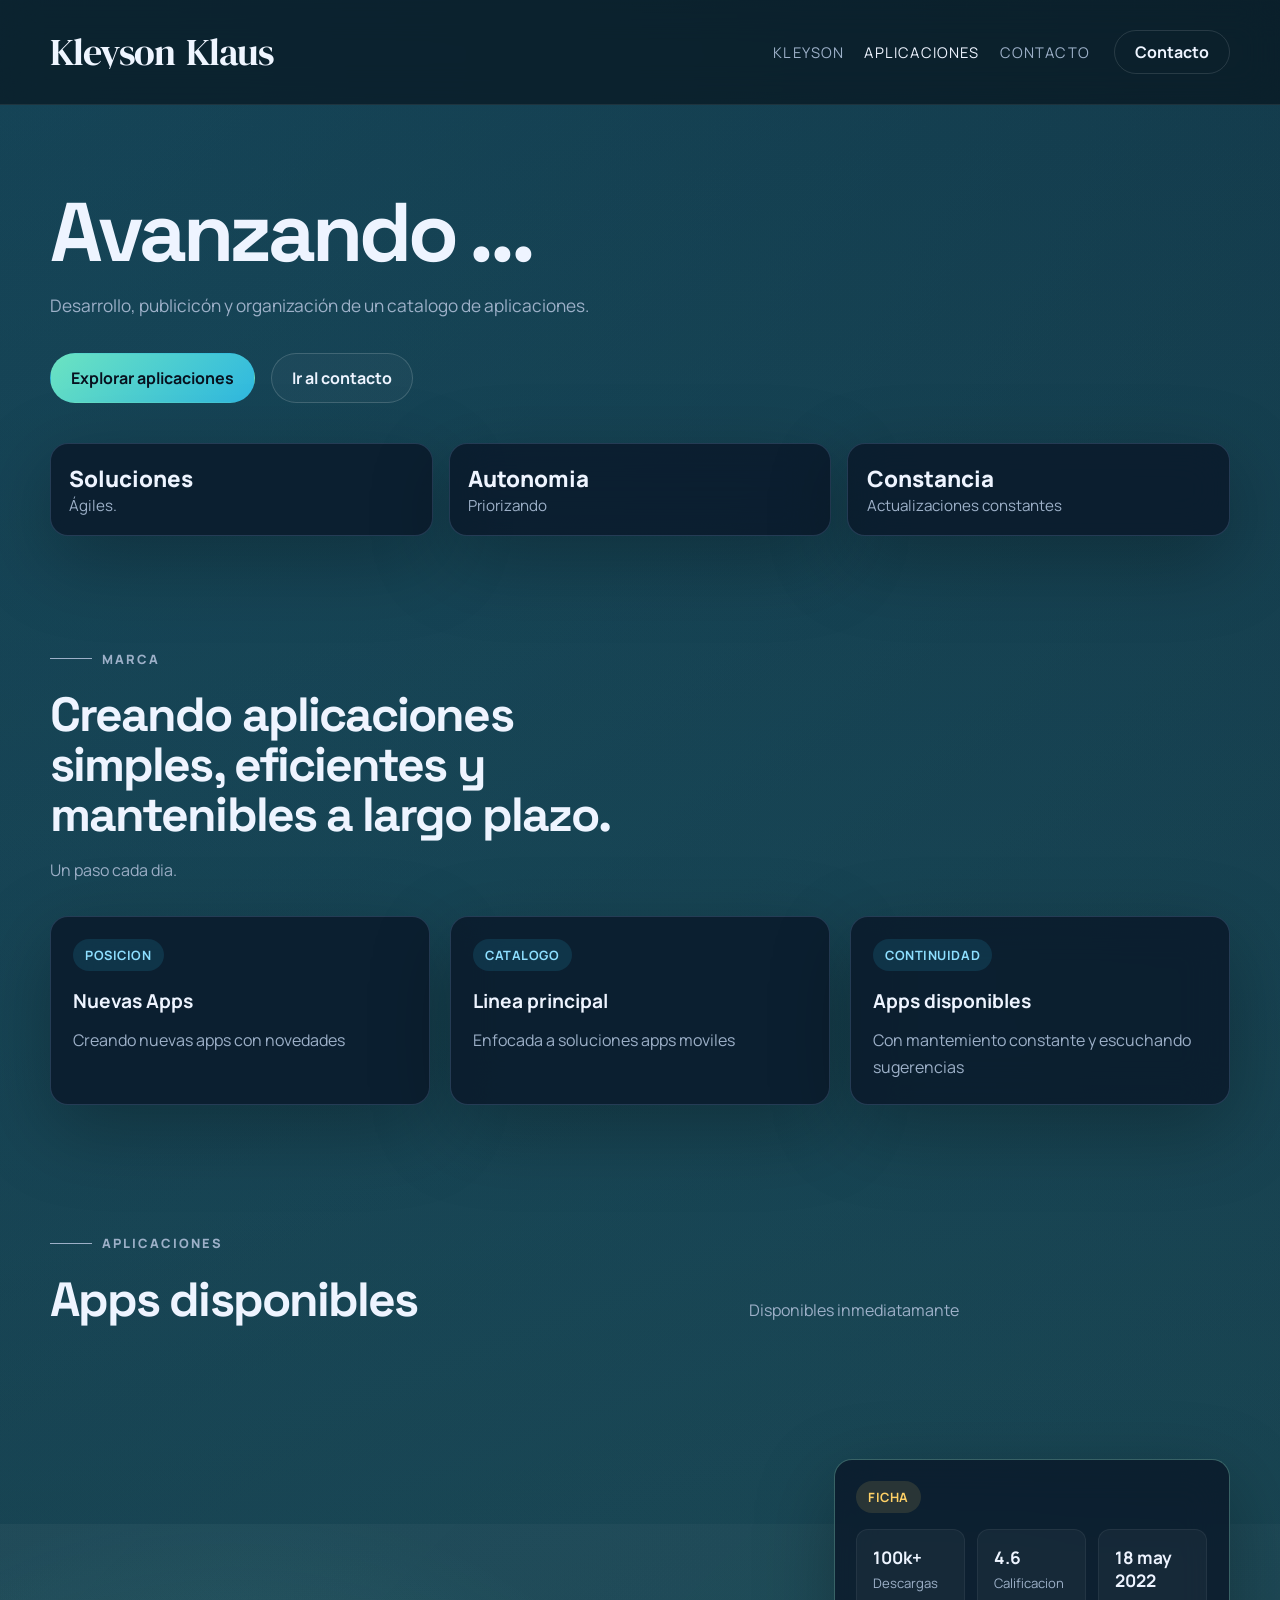
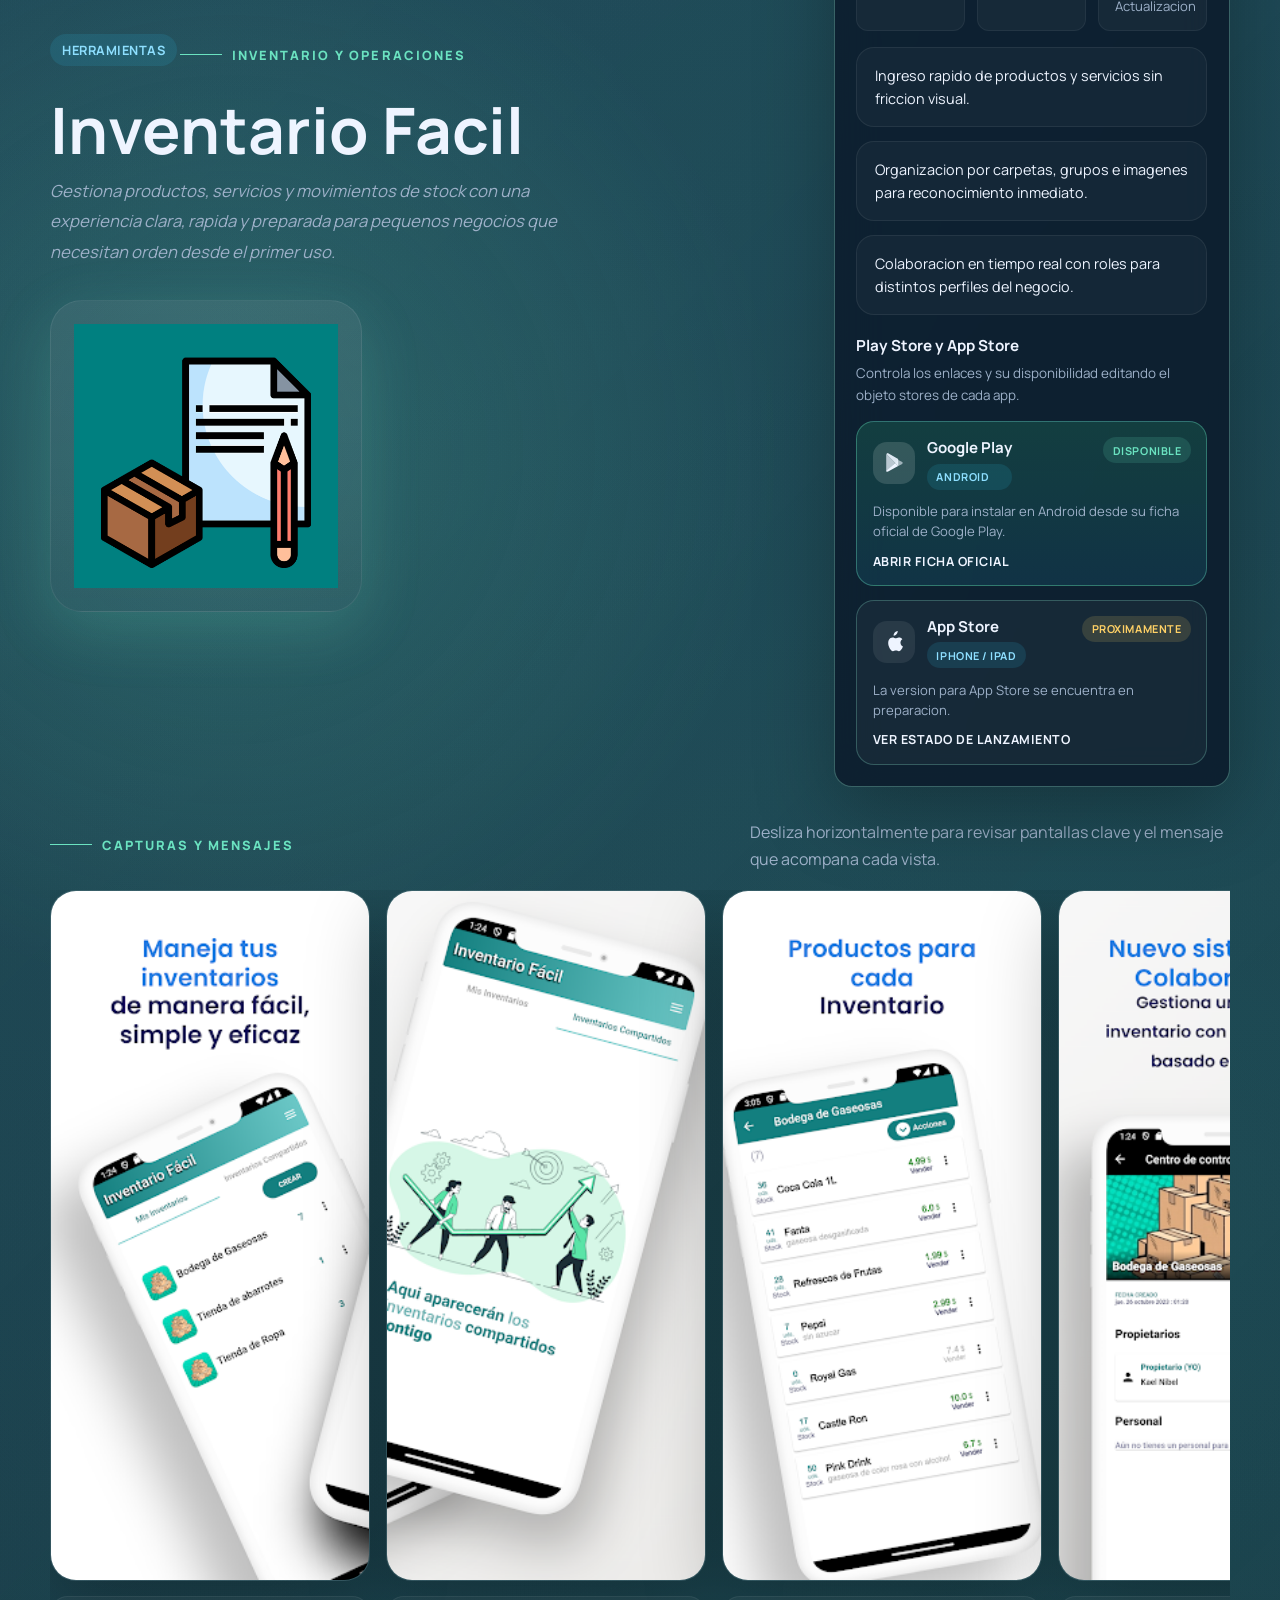
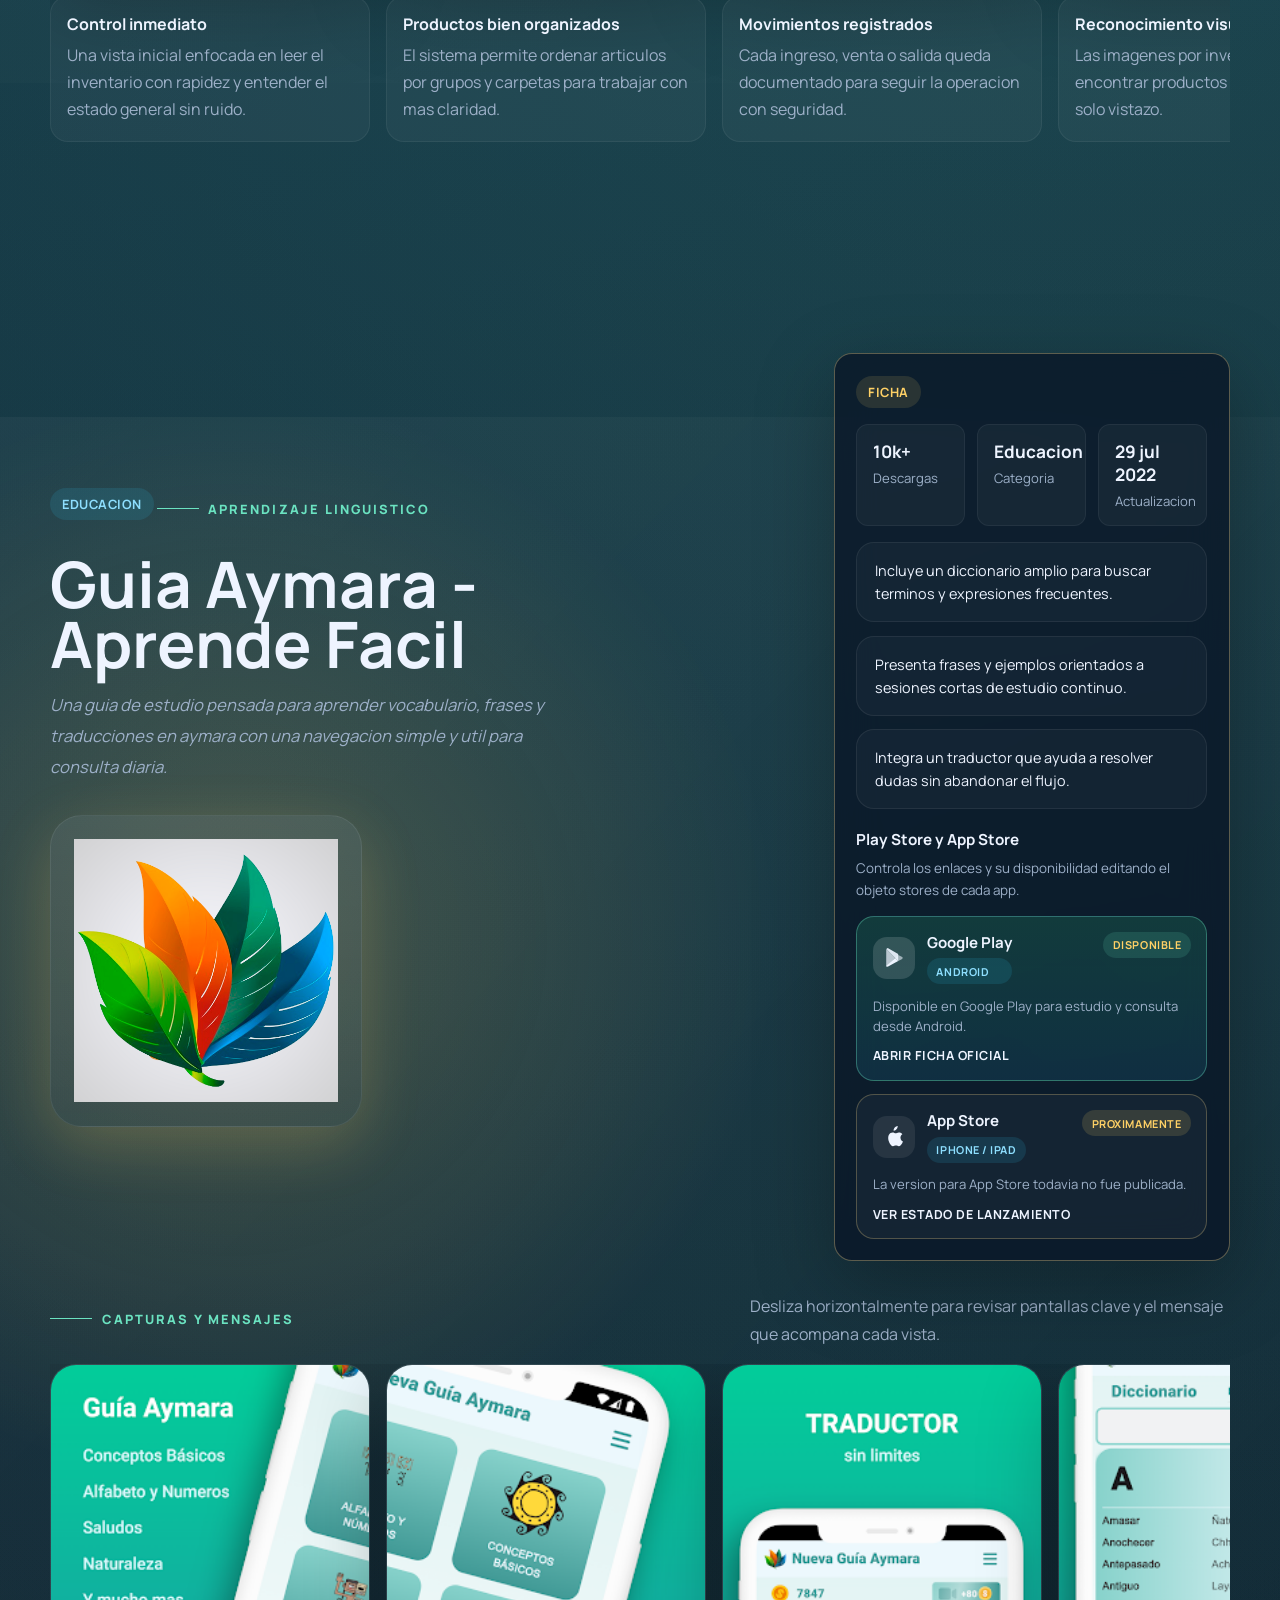
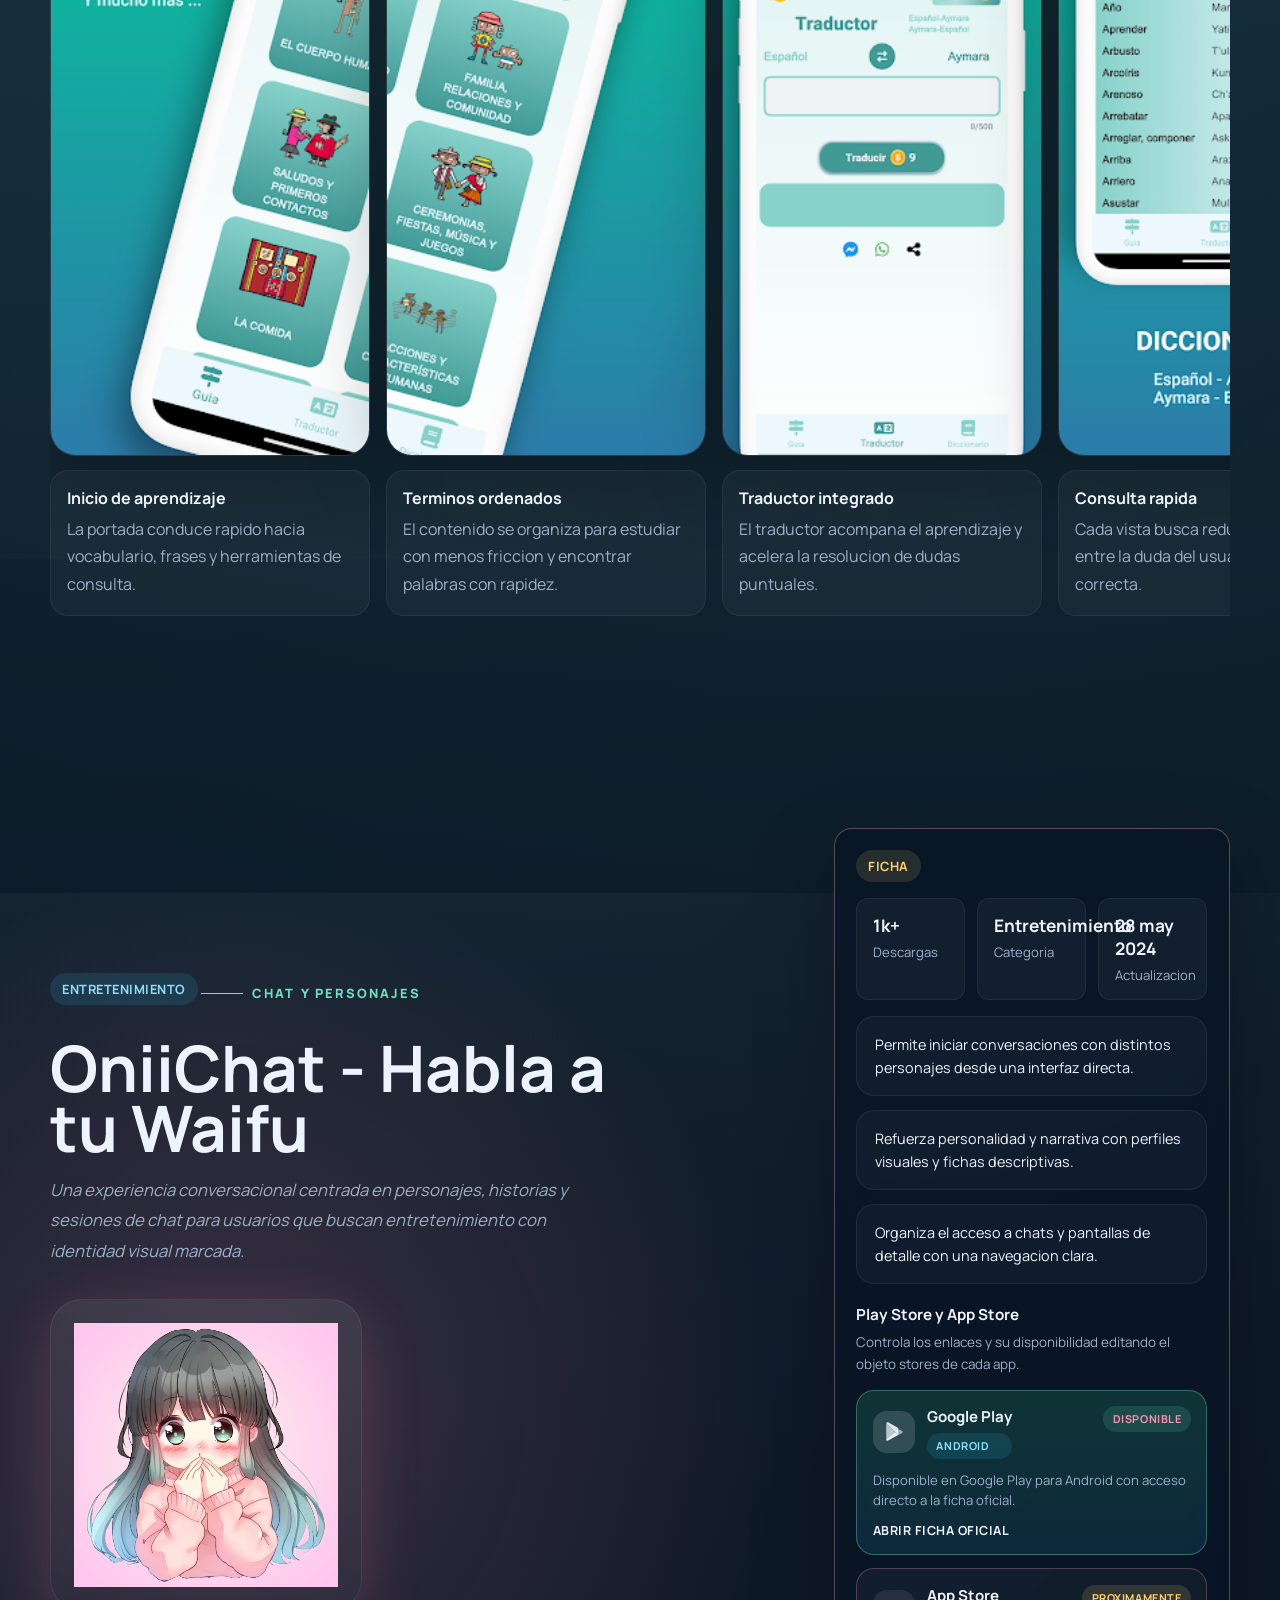
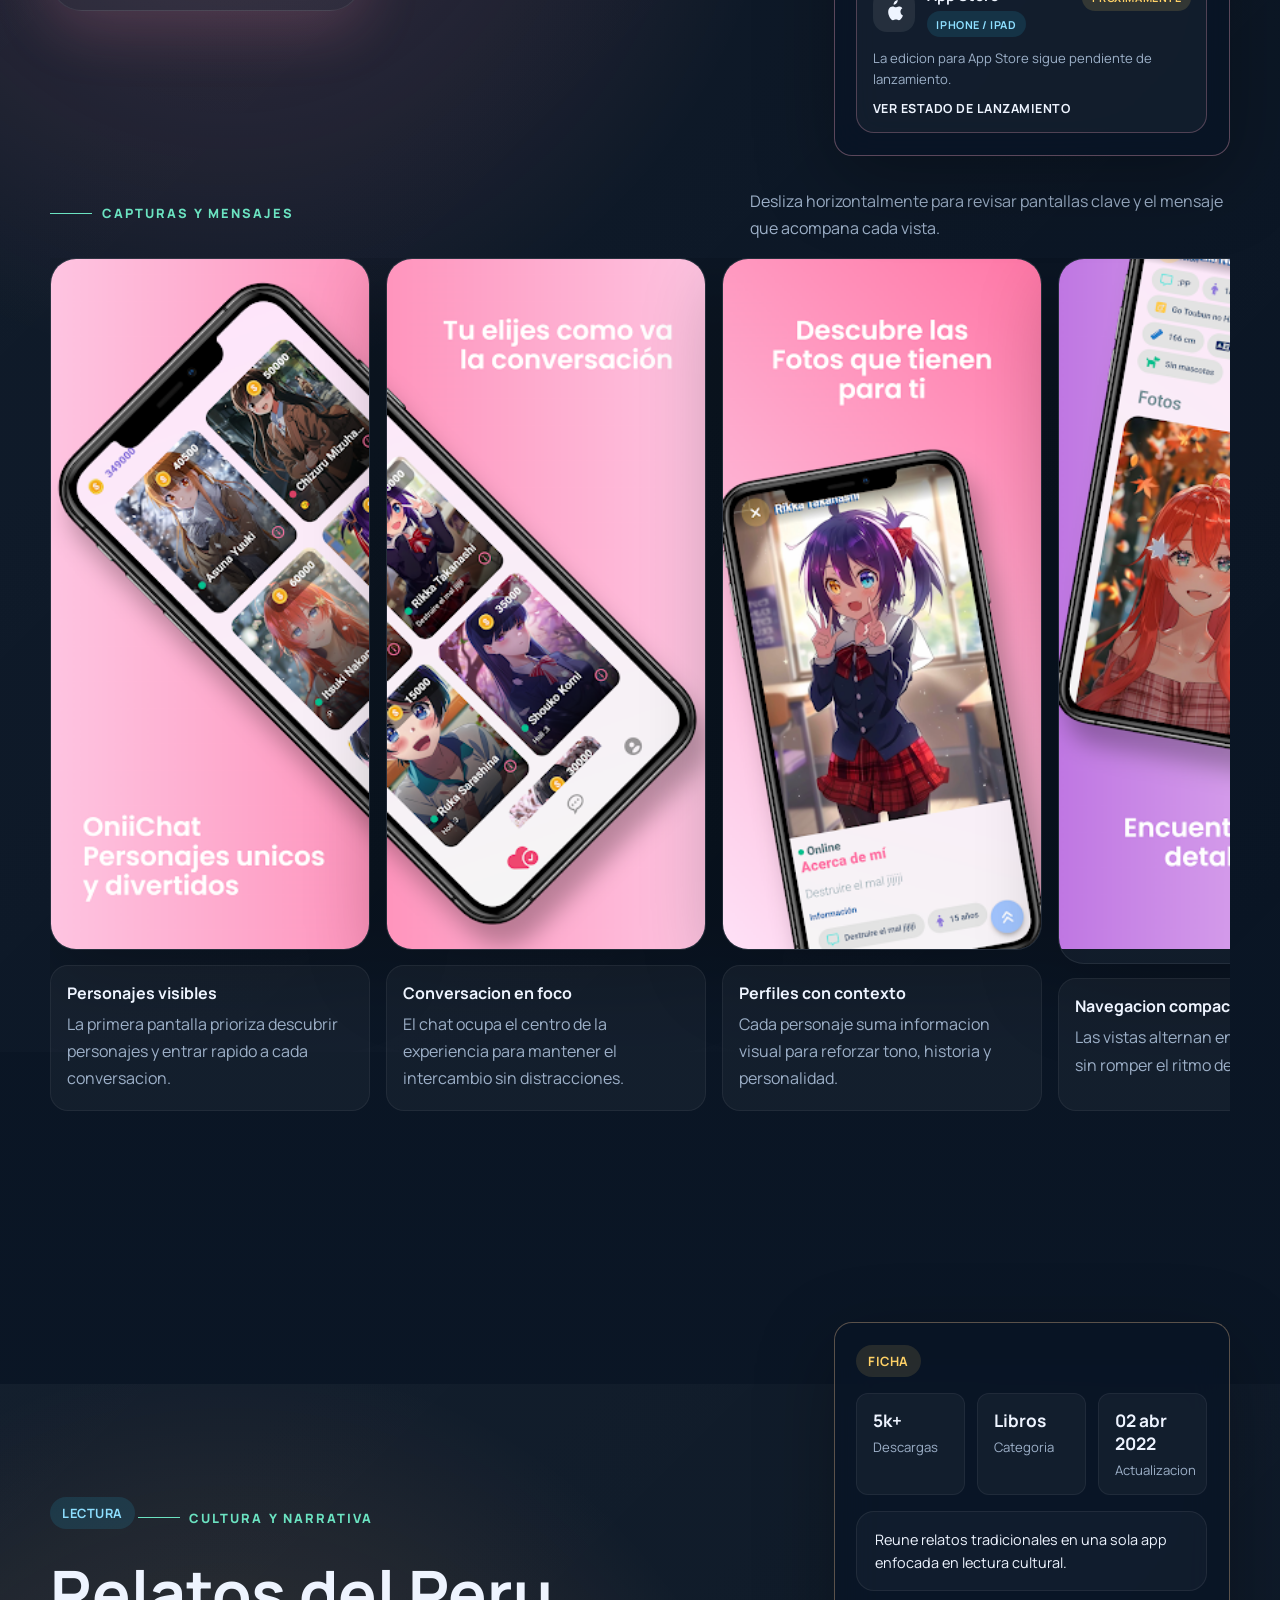
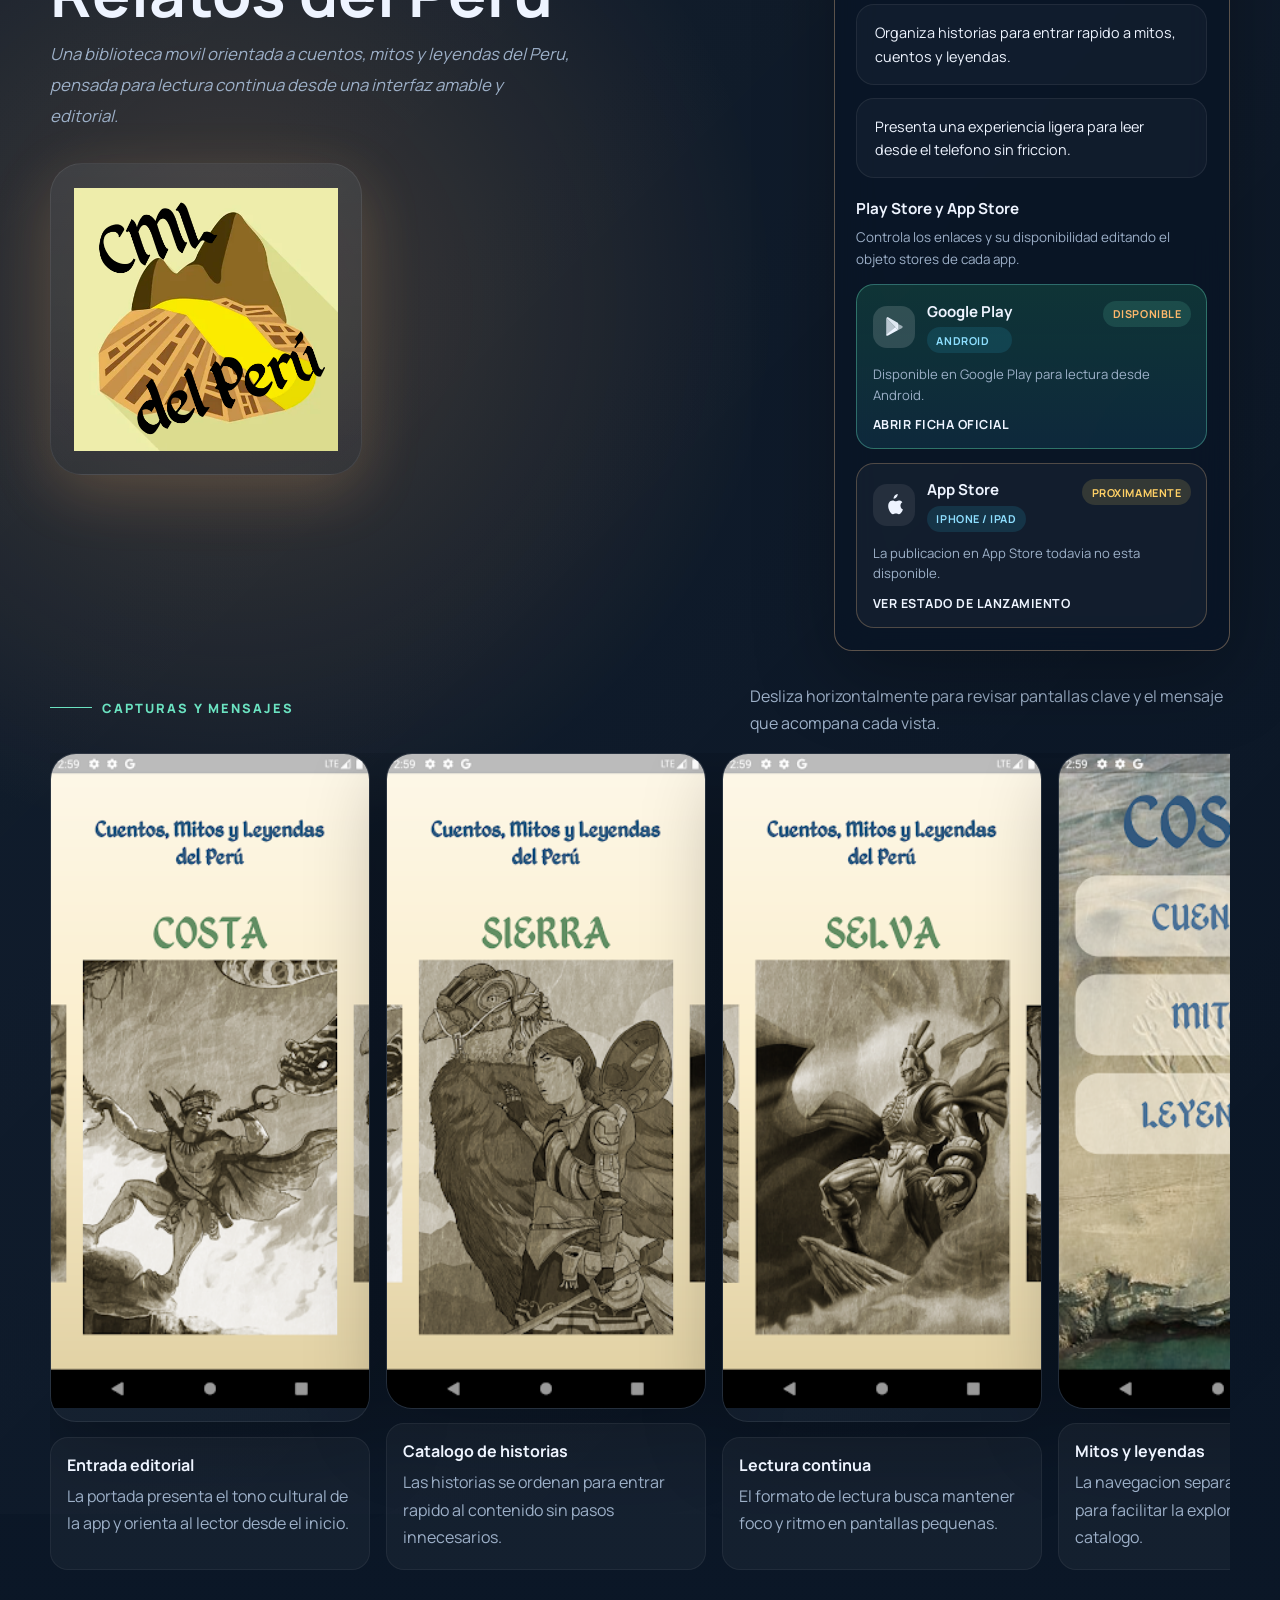
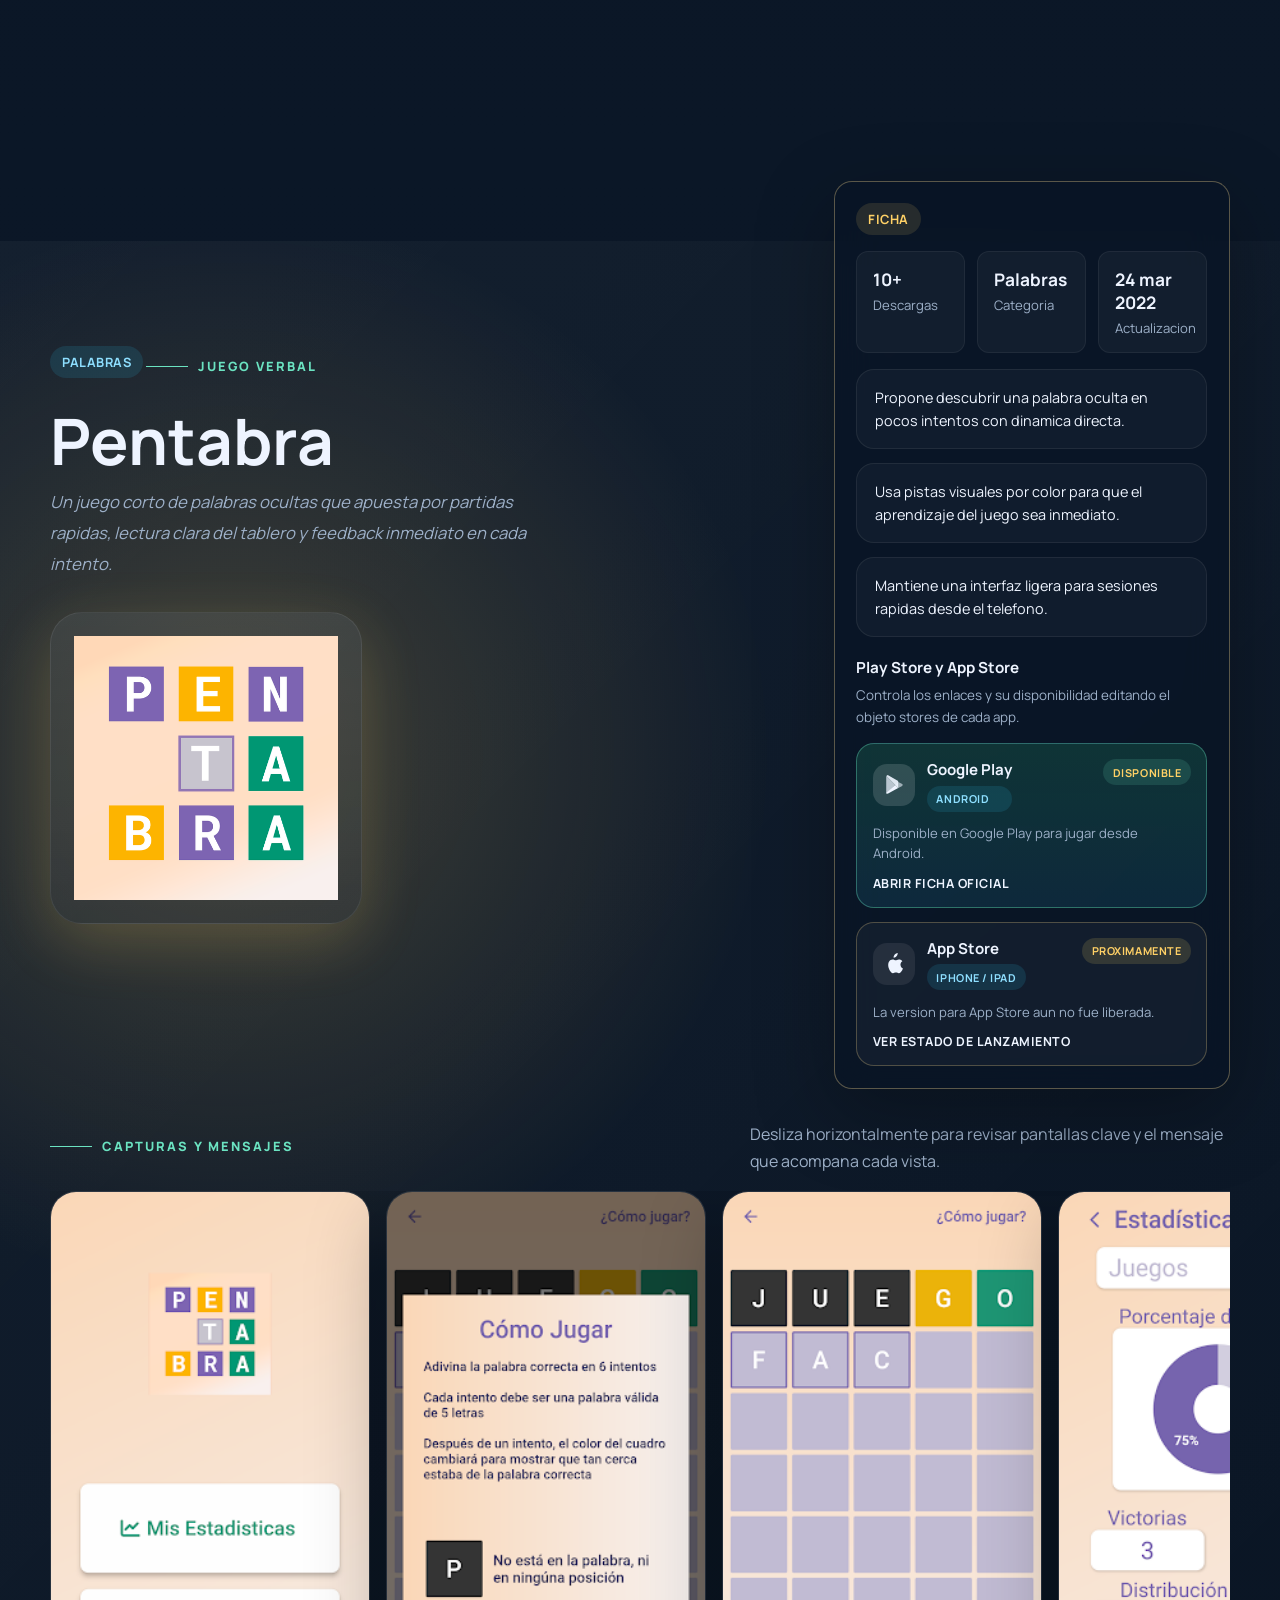
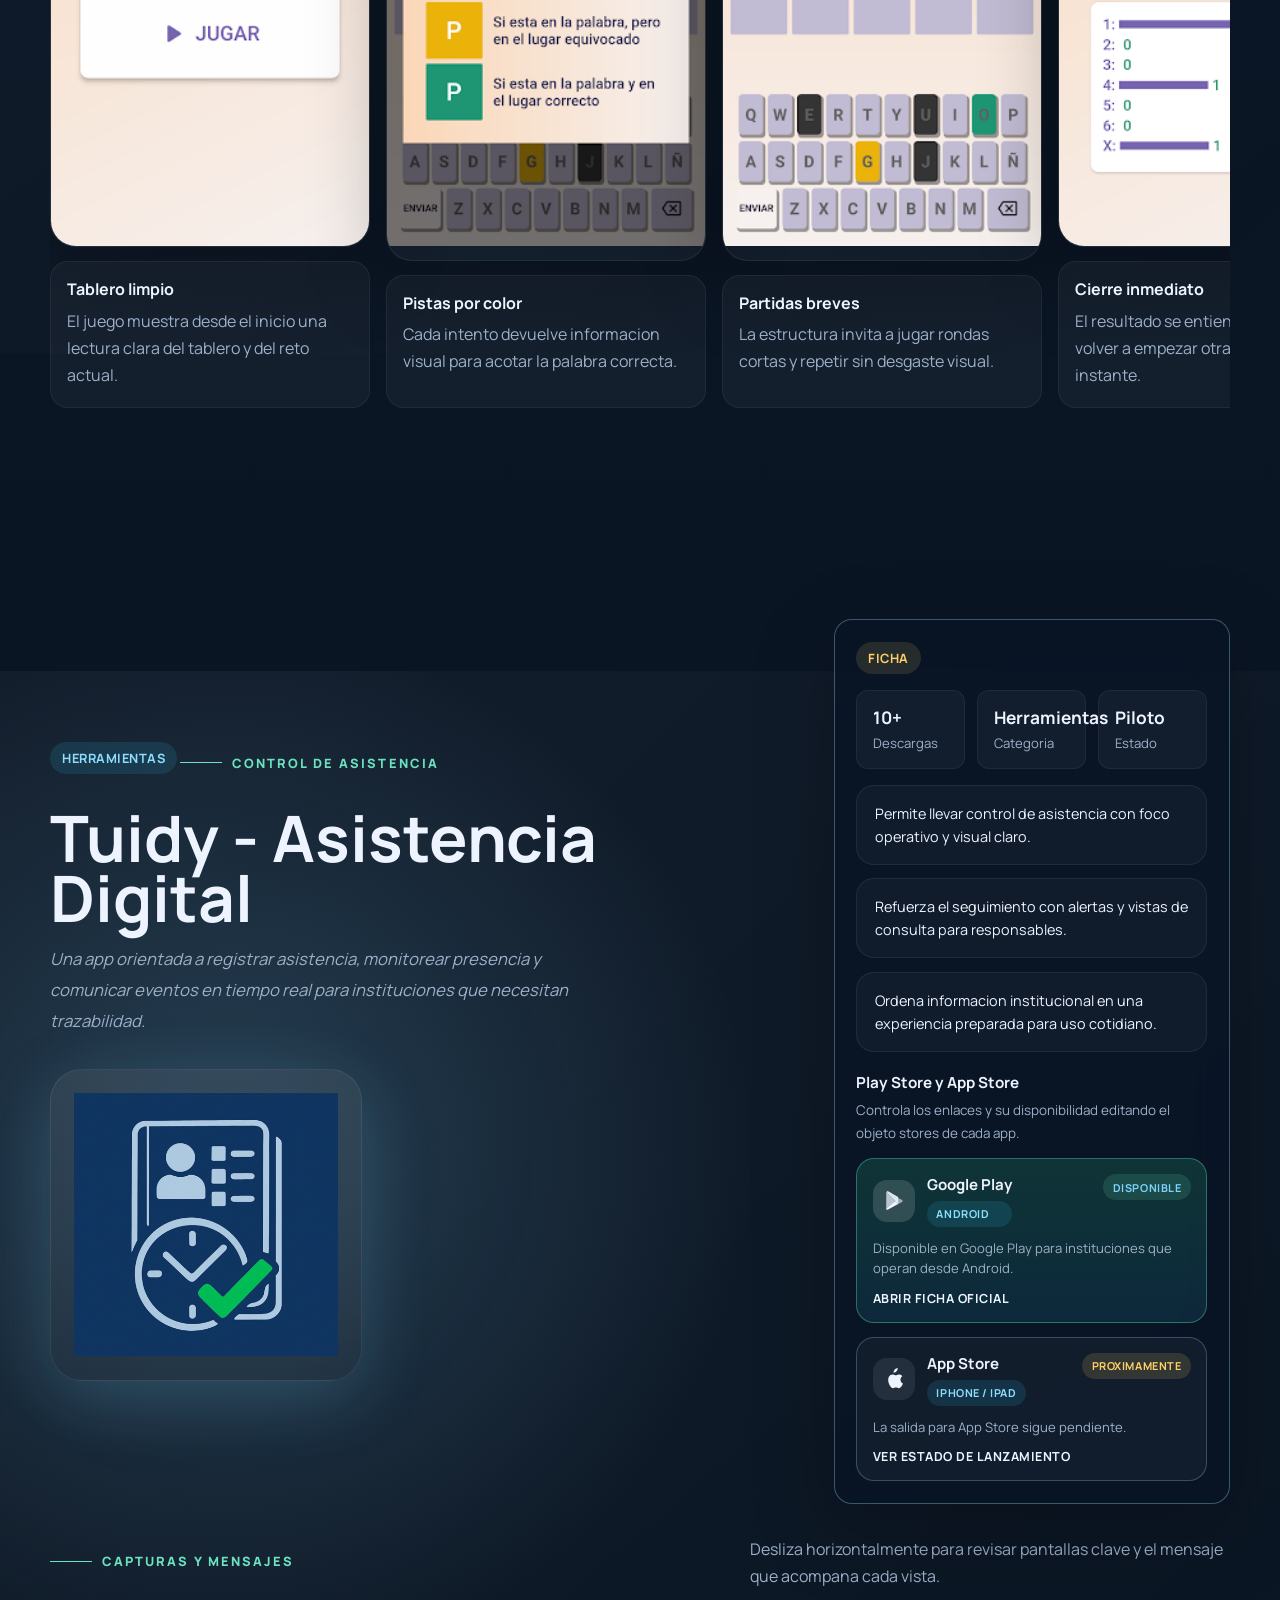
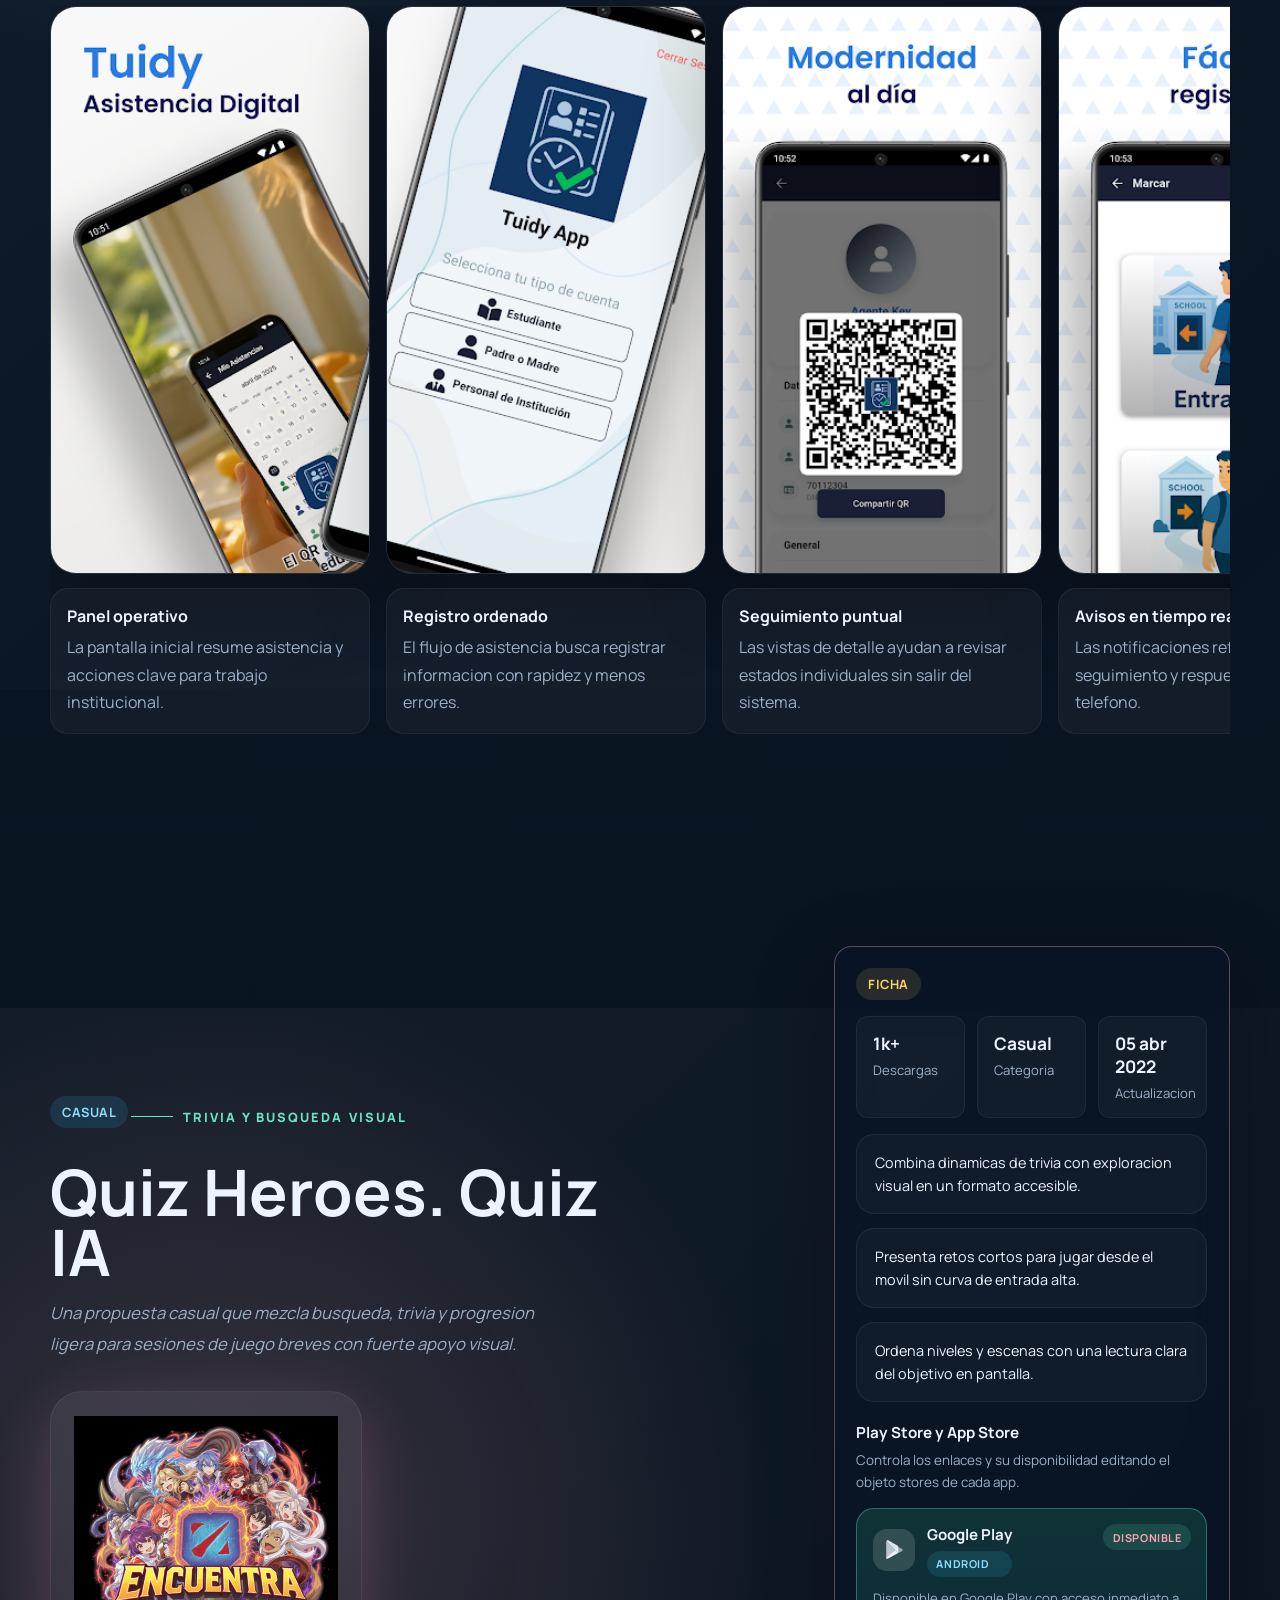
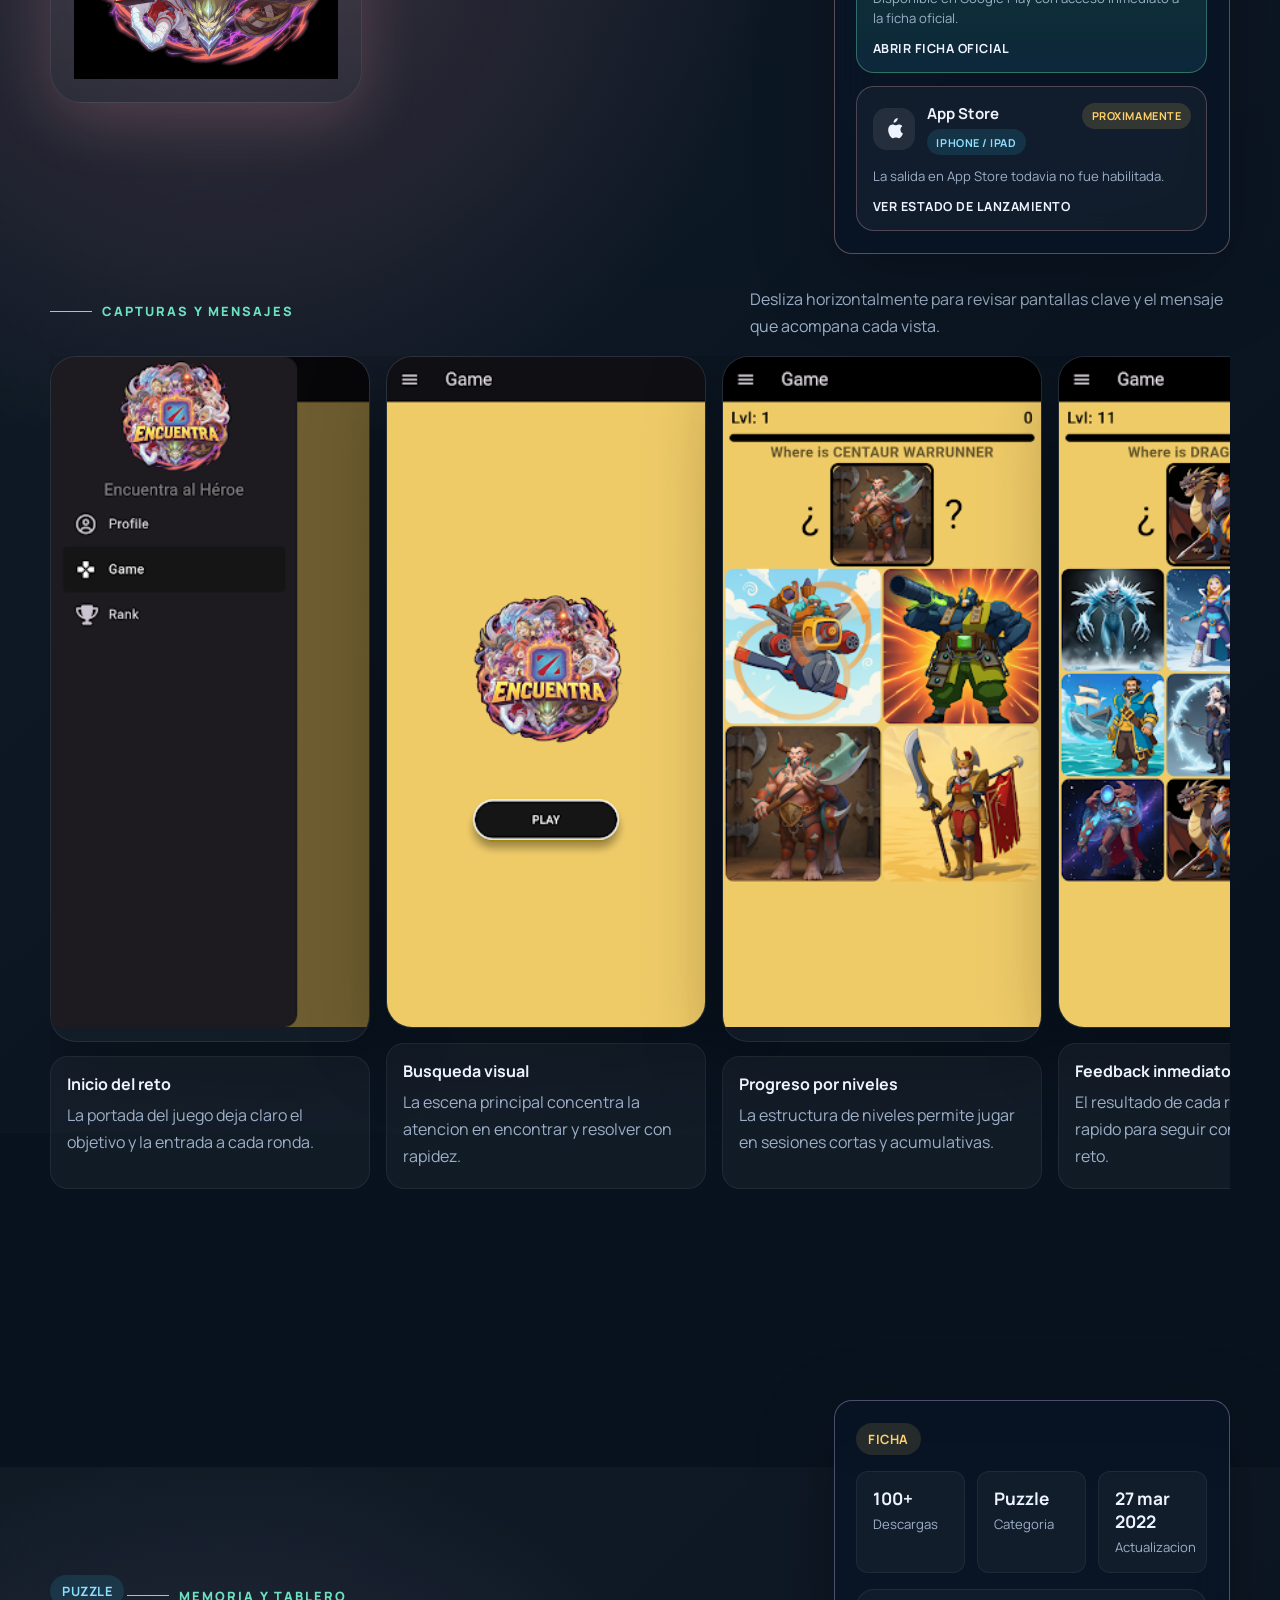
<file: index.html>
<!DOCTYPE html>
<html lang="es">

<head>
    <meta charset="UTF-8">
    <meta name="viewport" content="width=device-width, initial-scale=1.0">
    <meta http-equiv="X-UA-Compatible" content="IE=edge">
    <meta name="description"
        content="Kleyson Klaus desarrolla productos digitales y aplicaciones moviles con foco en claridad, operacion y crecimiento sostenible.">
    <link rel="icon" type="image/jpeg" href="app/assets/icons/favicon.jpg">
    <link rel="stylesheet" href="styles/main.css">
    <title>Kleyson Klaus</title>
</head>

<body>
    <div data-app-root>
        <main class="section">
            <div class="container">
                <div class="panel" style="padding: 2rem;">
                    <p class="eyebrow">Cargando</p>
                    <h1>Kleyson Klaus</h1>
                    <p>Inicializando la interfaz del sitio.</p>
                </div>
            </div>
        </main>
    </div>
    <noscript>
        Esta pagina requiere JavaScript para cargar la composicion modular de la interfaz.
    </noscript>
    <script src="app/js/shared/site-content.global.js" defer></script>
    <script src="app/js/shared/render-helpers.global.js" defer></script>
    <script src="app/js/shared/footer-config.global.js" defer></script>
    <script src="app/js/core/loader.js" defer></script>
</body>

</html>
</file>
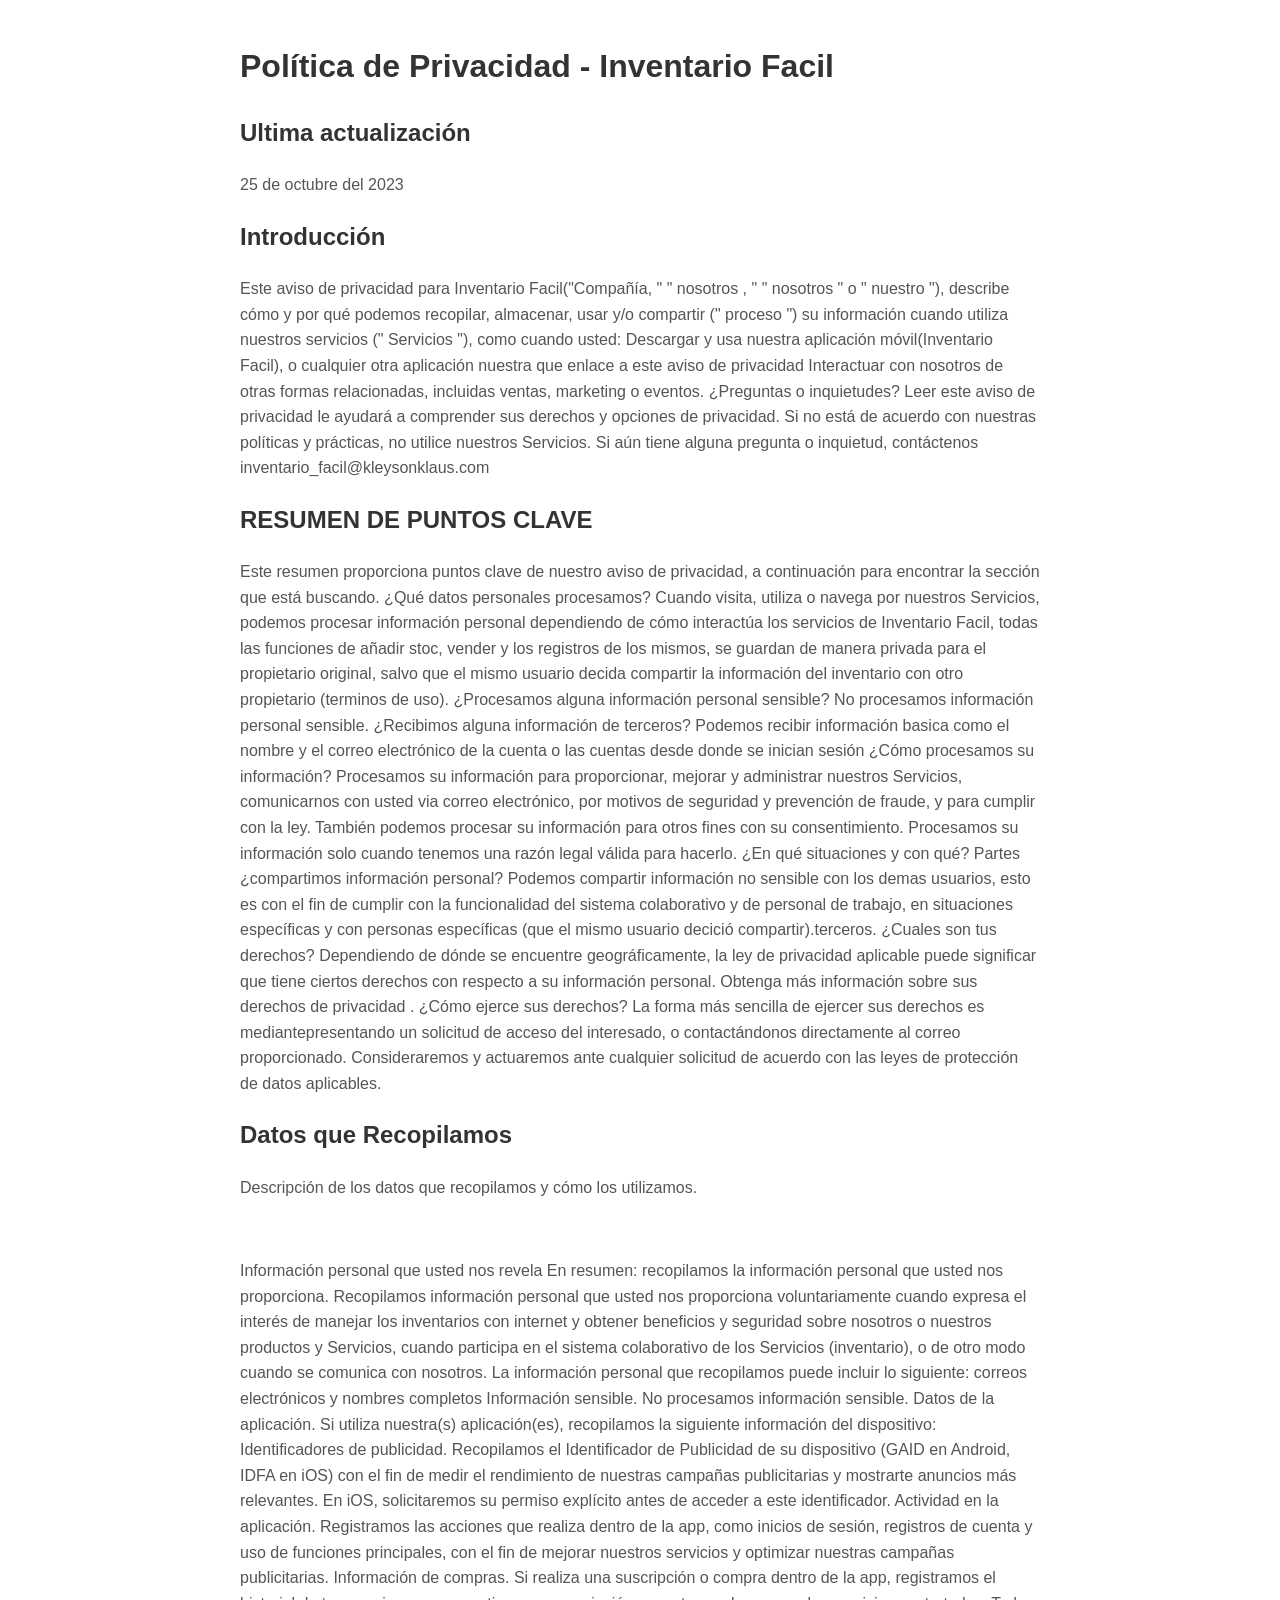
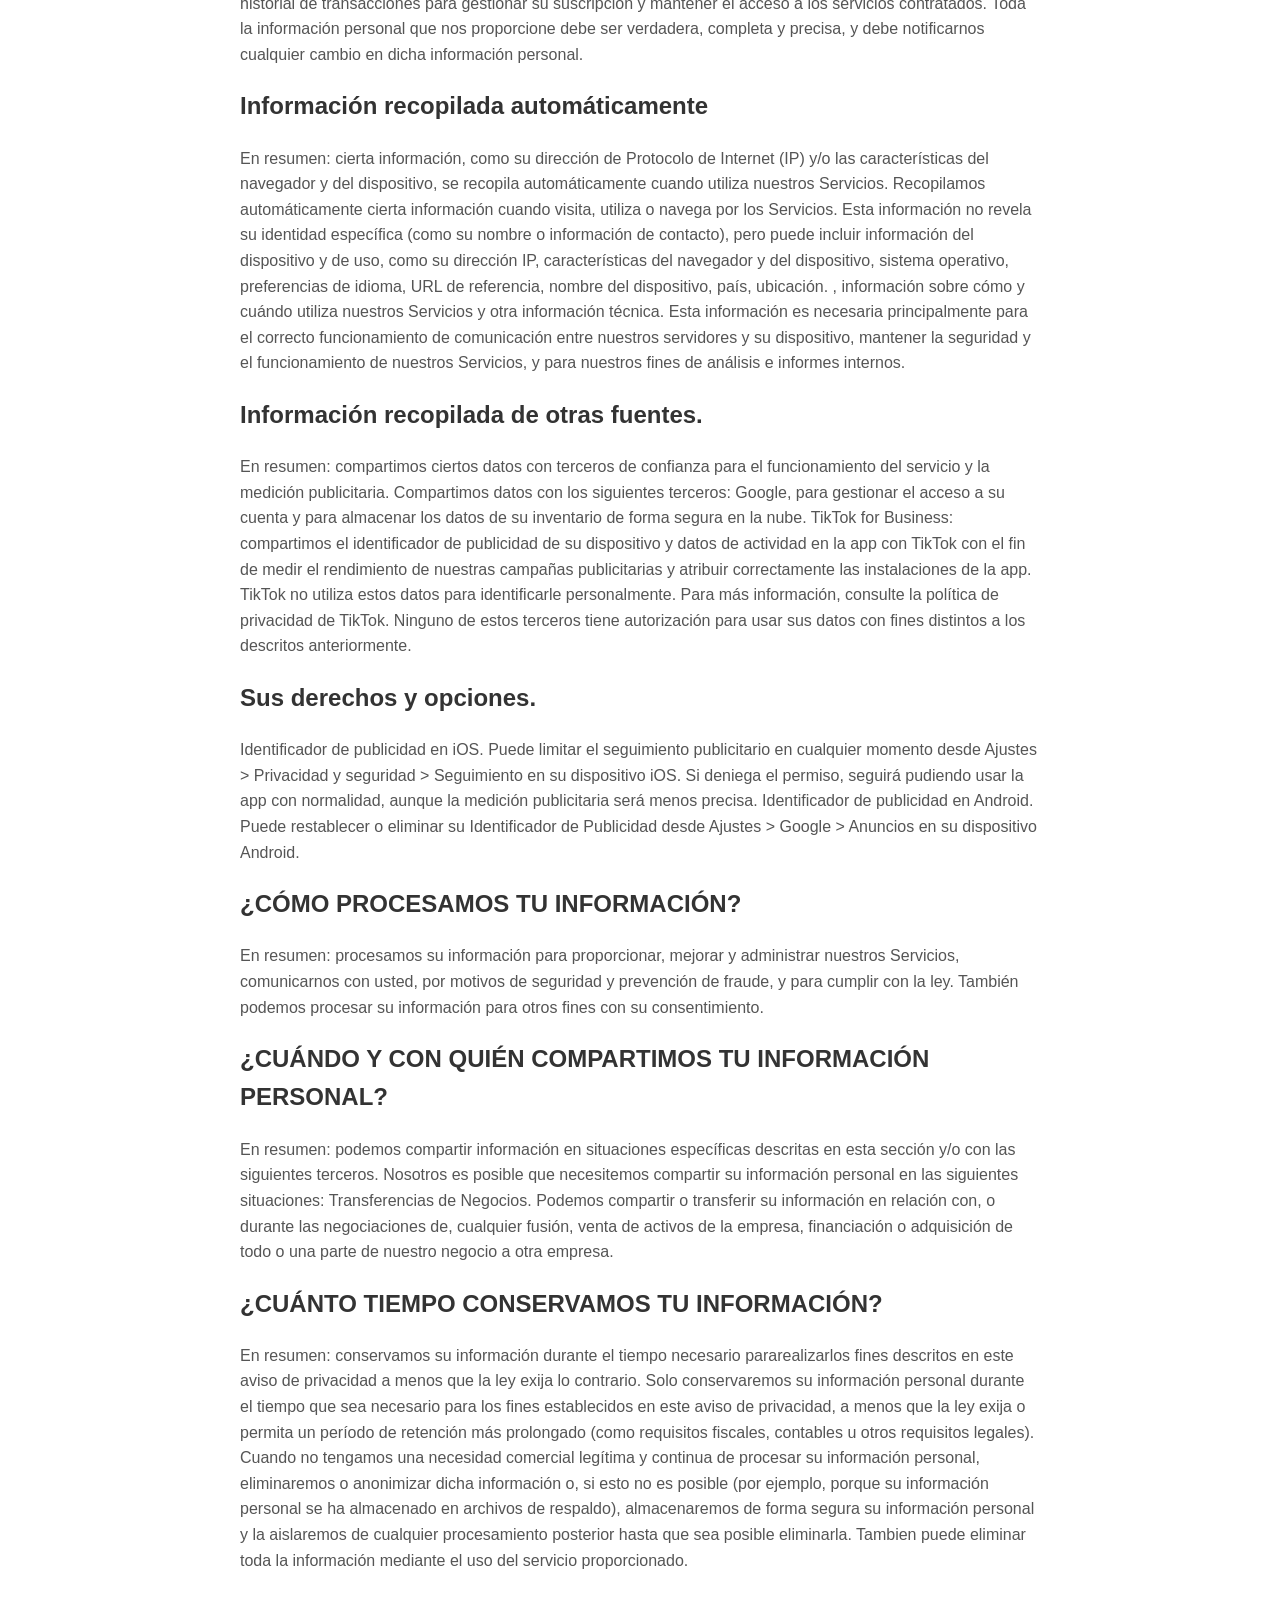
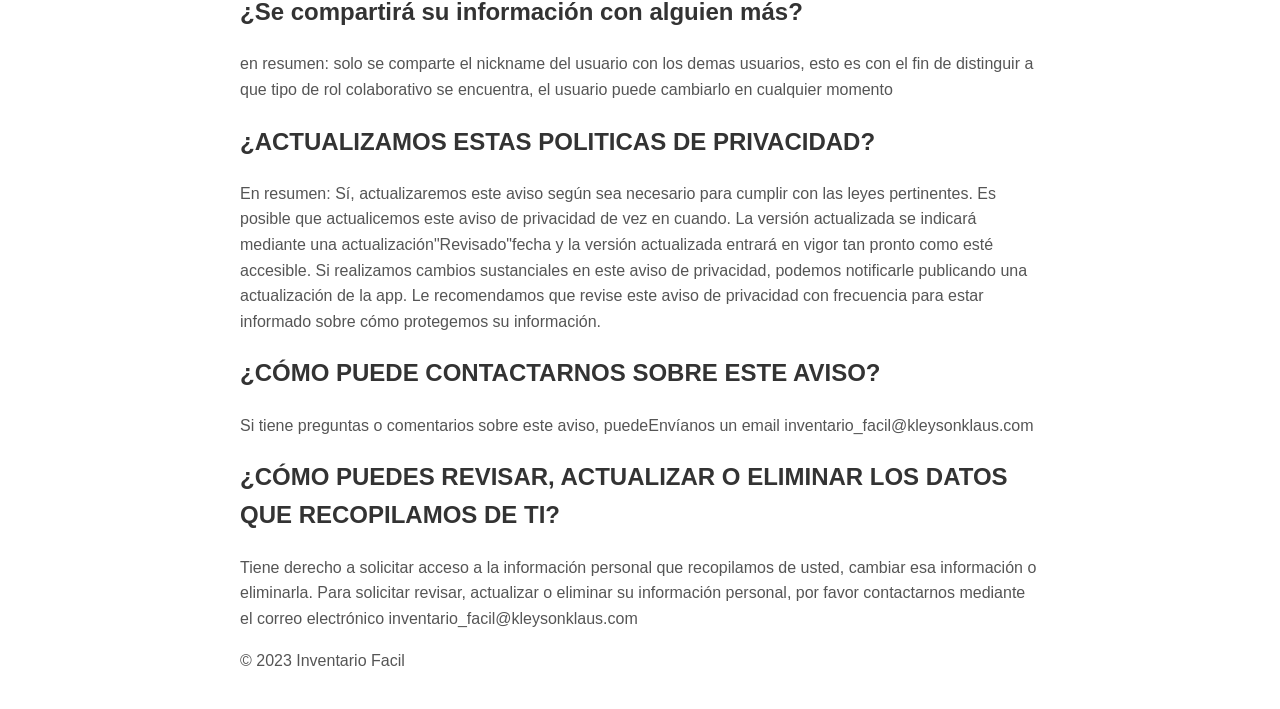
<file: inventario_facil_private_policy.html>
<!-- Política de Privacidad

Esta aplicación se compromete a proteger la privacidad de los usuarios y a garantizar el cumplimiento de la regulación de protección de datos.
La presente política describe cómo se recogen, usan y comparten los datos personales de los usuarios de la aplicación.

Permisos de Gmail solicitados por esta Aplicación:
Esta aplicación solicita los siguientes permisos de Gmail:
dirección de correo electrónico e información básica (Nombre).
Con el fin de ofrecer una experiencia personalizada y mejorar la funcionalidad de la aplicación,
estos permisos nos permiten acceder a la dirección de correo electrónico y a la información básica del usuario.

Utilización de los Datos y otros Datos recogidos:
Los datos personales recogidos por la aplicación se utilizarán únicamente con el fin de mejorar la experiencia de usuario y
ofrecer un servicio más personalizado.
No se compartirán ni se venderán a terceros.

Acceso a las cuentas de servicios de terceros:
La aplicación puede tener acceso a las cuentas de servicios de terceros,
incluyendo la cuenta de Facebook,
con el fin de mejorar la funcionalidad y la experiencia de usuario.

Datos de contacto:
Titular y Responsable del tratamiento de los Datos: Encuentra al Héroe Dota 2
Correo electrónico de contacto del Titular: kleyson.zur44@gmail.com

En cualquier momento, los usuarios pueden contactar al titular de la aplicación a través del correo electrónico proporcionado
para obtener más información sobre la recopilación y el uso de sus datos personales.
Si un usuario cree que sus datos personales se han utilizado de manera inapropiada,
puede contactar al titular de la aplicación para presentar una queja y realizar una acción si es necesario como eliminarla.

La presente política puede ser actualizada periódicamente y se recomienda que los usuarios revisen esta política de privacidad con frecuencia
para estar informados de cualquier cambio.

Al utilizar la aplicación, los usuarios aceptan los términos y condiciones descritos en la presente política de privacidad. -->


<!DOCTYPE html>
<html lang="es">

<head>
    <meta charset="UTF-8">
    <meta name="viewport" content="width=device-width, initial-scale=1.0">
    <title>Política de Privacidad</title>
    <style>
        body {
            font-family: Arial, sans-serif;
            line-height: 1.6;
            max-width: 800px;
            margin: 0 auto;
            padding: 20px;
        }

        h1,
        h2 {
            color: #333;
        }

        p {
            color: #555;
        }
    </style>
</head>

<body>
    <header>
        <h1>Política de Privacidad - Inventario Facil</h1>
    </header>

    <section>
        <h2>Ultima actualización</h2>
        <p>25 de octubre del 2023</p>
    </section>
    <section>
        <h2>Introducción</h2>
        <p>Este aviso de privacidad para Inventario Facil("Compañía, " " nosotros , " " nosotros " o "
            nuestro "), describe cómo y por qué podemos recopilar, almacenar, usar y/o compartir (" proceso ") su
            información cuando utiliza nuestros servicios (" Servicios "), como cuando usted:
            Descargar y usa nuestra aplicación móvil(Inventario Facil), o cualquier otra aplicación nuestra
            que enlace a este aviso de privacidad
            Interactuar con nosotros de otras formas relacionadas, incluidas ventas, marketing o eventos.
            ¿Preguntas o inquietudes? Leer este aviso de privacidad le ayudará a comprender sus derechos y opciones de
            privacidad. Si no está de acuerdo con nuestras políticas y prácticas, no utilice nuestros Servicios. Si aún
            tiene alguna pregunta o inquietud, contáctenos inventario_facil@kleysonklaus.com</p>
    </section>

    <section>
        <h2>RESUMEN DE PUNTOS CLAVE</h2>
        <p>Este resumen proporciona puntos clave de nuestro aviso de privacidad, a continuación para encontrar la
            sección que está buscando.

            ¿Qué datos personales procesamos? Cuando visita, utiliza o navega por nuestros Servicios, podemos procesar
            información personal dependiendo de cómo interactúa los servicios de Inventario Facil, todas las funciones
            de añadir stoc, vender y los registros de los mismos, se guardan de manera privada para el propietario
            original, salvo que el mismo usuario decida compartir la información del inventario con otro propietario
            (terminos de uso).

            ¿Procesamos alguna información personal sensible? No procesamos información personal sensible.

            ¿Recibimos alguna información de terceros? Podemos recibir información basica como el nombre y el correo
            electrónico de la cuenta o las cuentas desde donde se inician sesión

            ¿Cómo procesamos su información? Procesamos su información para proporcionar, mejorar y administrar nuestros
            Servicios, comunicarnos con usted via correo electrónico, por motivos de seguridad y prevención de fraude, y
            para cumplir con la ley. También podemos procesar su información para otros fines con su consentimiento.
            Procesamos su información solo cuando tenemos una razón legal válida para hacerlo.

            ¿En qué situaciones y con qué? Partes ¿compartimos información personal? Podemos compartir información no
            sensible con los demas usuarios, esto es con el fin de cumplir con la funcionalidad del sistema colaborativo
            y de personal de trabajo, en situaciones específicas y con personas específicas (que el mismo usuario
            decició compartir).terceros.

            ¿Cuales son tus derechos? Dependiendo de dónde se encuentre geográficamente, la ley de privacidad aplicable
            puede significar que tiene ciertos derechos con respecto a su información personal. Obtenga más información
            sobre sus derechos de privacidad .

            ¿Cómo ejerce sus derechos? La forma más sencilla de ejercer sus derechos es mediantepresentando un solicitud
            de acceso del interesado, o contactándonos directamente al correo proporcionado. Consideraremos y actuaremos
            ante cualquier solicitud de acuerdo
            con las leyes de protección de datos aplicables.
        </p>
    </section>
    <section>
        <h2>Datos que Recopilamos</h2>
        <p>Descripción de los datos que recopilamos y cómo los utilizamos.</p><br>
        <p>Información personal que usted nos revela

            En resumen: recopilamos la información personal que usted nos proporciona.

            Recopilamos información personal que usted nos proporciona voluntariamente cuando expresa el interés de
            manejar los inventarios con internet y obtener
            beneficios y seguridad sobre nosotros o nuestros productos y Servicios, cuando participa en el sistema
            colaborativo de los
            Servicios (inventario), o de otro modo cuando se comunica con nosotros.

            La información personal que recopilamos puede incluir lo siguiente:
            correos electrónicos y nombres completos
            Información sensible. No procesamos información sensible.


            Datos de la aplicación. Si utiliza nuestra(s) aplicación(es), 
            recopilamos la siguiente información del dispositivo:

            Identificadores de publicidad. Recopilamos el Identificador de 
            Publicidad de su dispositivo (GAID en Android, IDFA en iOS) con 
            el fin de medir el rendimiento de nuestras campañas publicitarias 
            y mostrarte anuncios más relevantes. En iOS, solicitaremos su 
            permiso explícito antes de acceder a este identificador.

            Actividad en la aplicación. Registramos las acciones que realiza 
            dentro de la app, como inicios de sesión, registros de cuenta y 
            uso de funciones principales, con el fin de mejorar nuestros 
            servicios y optimizar nuestras campañas publicitarias.

            Información de compras. Si realiza una suscripción o compra 
            dentro de la app, registramos el historial de transacciones para 
            gestionar su suscripción y mantener el acceso a los servicios 
            contratados.

            Toda la información personal que nos proporcione debe ser verdadera, completa y precisa, y debe notificarnos
            cualquier cambio en dicha información personal.
        </p>
    </section>

    <section>
        <h2>Información recopilada automáticamente</h2>
        <p>

            En resumen: cierta información, como su dirección de Protocolo de Internet (IP) y/o las características del
            navegador y del dispositivo, se recopila automáticamente cuando utiliza nuestros Servicios.

            Recopilamos automáticamente cierta información cuando visita, utiliza o navega por los Servicios. Esta
            información no revela su identidad específica (como su nombre o información de contacto), pero puede incluir
            información del dispositivo y de uso, como su dirección IP, características del navegador y del dispositivo,
            sistema operativo, preferencias de idioma, URL de referencia, nombre del dispositivo, país, ubicación. ,
            información sobre cómo y cuándo utiliza nuestros Servicios y otra información técnica. Esta información es
            necesaria principalmente para el correcto funcionamiento de comunicación entre nuestros servidores y su
            dispositivo, mantener
            la seguridad y el funcionamiento de nuestros Servicios, y para
            nuestros fines de análisis e informes internos.

            <!-- La información que recopilamos incluye:
            Datos de registro y uso. Los datos de registro y uso son información relacionada con el servicio,
            diagnóstico, uso y rendimiento que nuestros servidores recopilan automáticamente cuando usted accede o
            utiliza nuestros Servicios y que registramos en archivos de registro. Dependiendo de cómo interactúa con
            nosotros, estos datos de registro pueden incluir su dirección IP, información del dispositivo, tipo de
            navegador y configuración e información sobre su actividad en los Servicios (como las marcas de fecha y hora
            asociadas con su uso, páginas y archivos vistos). , búsquedas y otras acciones que realiza, como las
            funciones que utiliza), información de eventos del dispositivo (como actividad del sistema, informes de
            errores (a veces llamados"volcados") y configuración de hardware). -->
        </p>
    </section>


    <section>
        <h2>Información recopilada de otras fuentes.</h2>
        <p>
            En resumen: compartimos ciertos datos con terceros de confianza 
            para el funcionamiento del servicio y la medición publicitaria.

            Compartimos datos con los siguientes terceros:

            Google, para gestionar el acceso a su cuenta y para almacenar los datos 
            de su inventario de forma segura en la nube.

            TikTok for Business: compartimos el identificador de publicidad 
            de su dispositivo y datos de actividad en la app con TikTok con 
            el fin de medir el rendimiento de nuestras campañas publicitarias 
            y atribuir correctamente las instalaciones de la app. TikTok no 
            utiliza estos datos para identificarle personalmente. Para más 
            información, consulte la política de privacidad de TikTok.

            Ninguno de estos terceros tiene autorización para usar sus datos 
            con fines distintos a los descritos anteriormente.
        </p>
    </section>
    <section>
        <h2>Sus derechos y opciones.</h2>
        <p>
            Identificador de publicidad en iOS. Puede limitar el seguimiento 
            publicitario en cualquier momento desde Ajustes > Privacidad y 
            seguridad > Seguimiento en su dispositivo iOS. Si deniega el 
            permiso, seguirá pudiendo usar la app con normalidad, aunque la 
            medición publicitaria será menos precisa.

            Identificador de publicidad en Android. Puede restablecer o 
            eliminar su Identificador de Publicidad desde Ajustes > Google > 
            Anuncios en su dispositivo Android.
        </p>
    </section>
    <section>
        <h2>¿CÓMO PROCESAMOS TU INFORMACIÓN?</h2>
        <p>En resumen: procesamos su información para proporcionar, mejorar y administrar nuestros Servicios,
            comunicarnos con usted, por motivos de seguridad y prevención de fraude, y para cumplir con la ley. También
            podemos procesar su información para otros fines con su consentimiento.

            <!-- Procesamos su información personal por diversos motivos, dependiendo de cómo interactúa con nuestros
            Servicios, que incluyen:

            Identificar tendencias de uso. Podemos procesar información sobre cómo utiliza nuestros Servicios para
            comprender mejor cómo se utilizan y poder mejorarlos.
            Para salvar o proteger el interés vital de un individuo. Podemos procesar su información cuando sea
            necesario para salvar o proteger el interés vital de un individuo, como por ejemplo para evitar daños. -->
        </p>
    </section>
    <section>
        <h2>¿CUÁNDO Y CON QUIÉN COMPARTIMOS TU INFORMACIÓN PERSONAL?</h2>
        <p>En resumen: podemos compartir información en situaciones específicas descritas en esta sección y/o con las
            siguientes terceros.

            Nosotros es posible que necesitemos compartir su información personal en las siguientes situaciones:
            Transferencias de Negocios. Podemos compartir o transferir su información en relación con, o durante las
            negociaciones de, cualquier fusión, venta de activos de la empresa, financiación o adquisición de todo o una
            parte de nuestro negocio a otra empresa.
        </p>
    </section>

    <section>
        <h2>¿CUÁNTO TIEMPO CONSERVAMOS TU INFORMACIÓN?</h2>
        <p>En resumen: conservamos su información durante el tiempo necesario pararealizarlos fines descritos en este
            aviso de privacidad a menos que la ley exija lo contrario.

            Solo conservaremos su información personal durante el tiempo que sea necesario para los fines establecidos
            en este aviso de privacidad, a menos que la ley exija o permita un período de retención más prolongado (como
            requisitos fiscales, contables u otros requisitos legales).

            Cuando no tengamos una necesidad comercial legítima y continua de procesar su información personal,
            eliminaremos o anonimizar dicha información o, si esto no es posible (por ejemplo, porque su información
            personal se ha almacenado en archivos de respaldo), almacenaremos de forma segura su información personal y
            la aislaremos de cualquier procesamiento posterior hasta que sea posible eliminarla.

            Tambien puede eliminar toda la información mediante el uso del servicio proporcionado.
        </p>
    </section>

    <section>
        <h2>¿Se compartirá su información con alguien más?</h2>
        <p>en resumen: solo se comparte el nickname del usuario con los demas usuarios, esto es con el fin de distinguir
            a que tipo de rol colaborativo se encuentra, el usuario puede cambiarlo en cualquier momento</p>
    </section>
    <section>
        <h2>¿ACTUALIZAMOS ESTAS POLITICAS DE PRIVACIDAD?</h2>
        <p>En resumen: Sí, actualizaremos este aviso según sea necesario para cumplir con las leyes pertinentes.

            Es posible que actualicemos este aviso de privacidad de vez en cuando. La versión actualizada se indicará
            mediante una actualización"Revisado"fecha y la versión actualizada entrará en vigor tan pronto como esté
            accesible. Si realizamos cambios sustanciales en este aviso de privacidad, podemos notificarle publicando
            una actualización de la app. Le recomendamos que
            revise este aviso de privacidad con frecuencia para estar informado sobre cómo protegemos su información.
        </p>
    </section>

    <section>
        <h2>¿CÓMO PUEDE CONTACTARNOS SOBRE ESTE AVISO?</h2>
        <p>Si tiene preguntas o comentarios sobre este aviso, puedeEnvíanos un email inventario_facil@kleysonklaus.com
        </p>
    </section>
    <section>
        <h2>¿CÓMO PUEDES REVISAR, ACTUALIZAR O ELIMINAR LOS DATOS QUE RECOPILAMOS DE TI?</h2>
        <p>Tiene derecho a solicitar acceso a la información personal que recopilamos de usted, cambiar esa información
            o eliminarla. Para solicitar revisar, actualizar o eliminar su información personal, por favor contactarnos
            mediante el correo electrónico inventario_facil@kleysonklaus.com
        </p>
    </section>

    <footer>
        <p>&copy; 2023 Inventario Facil</p>
    </footer>
</body>

</html>
</file>
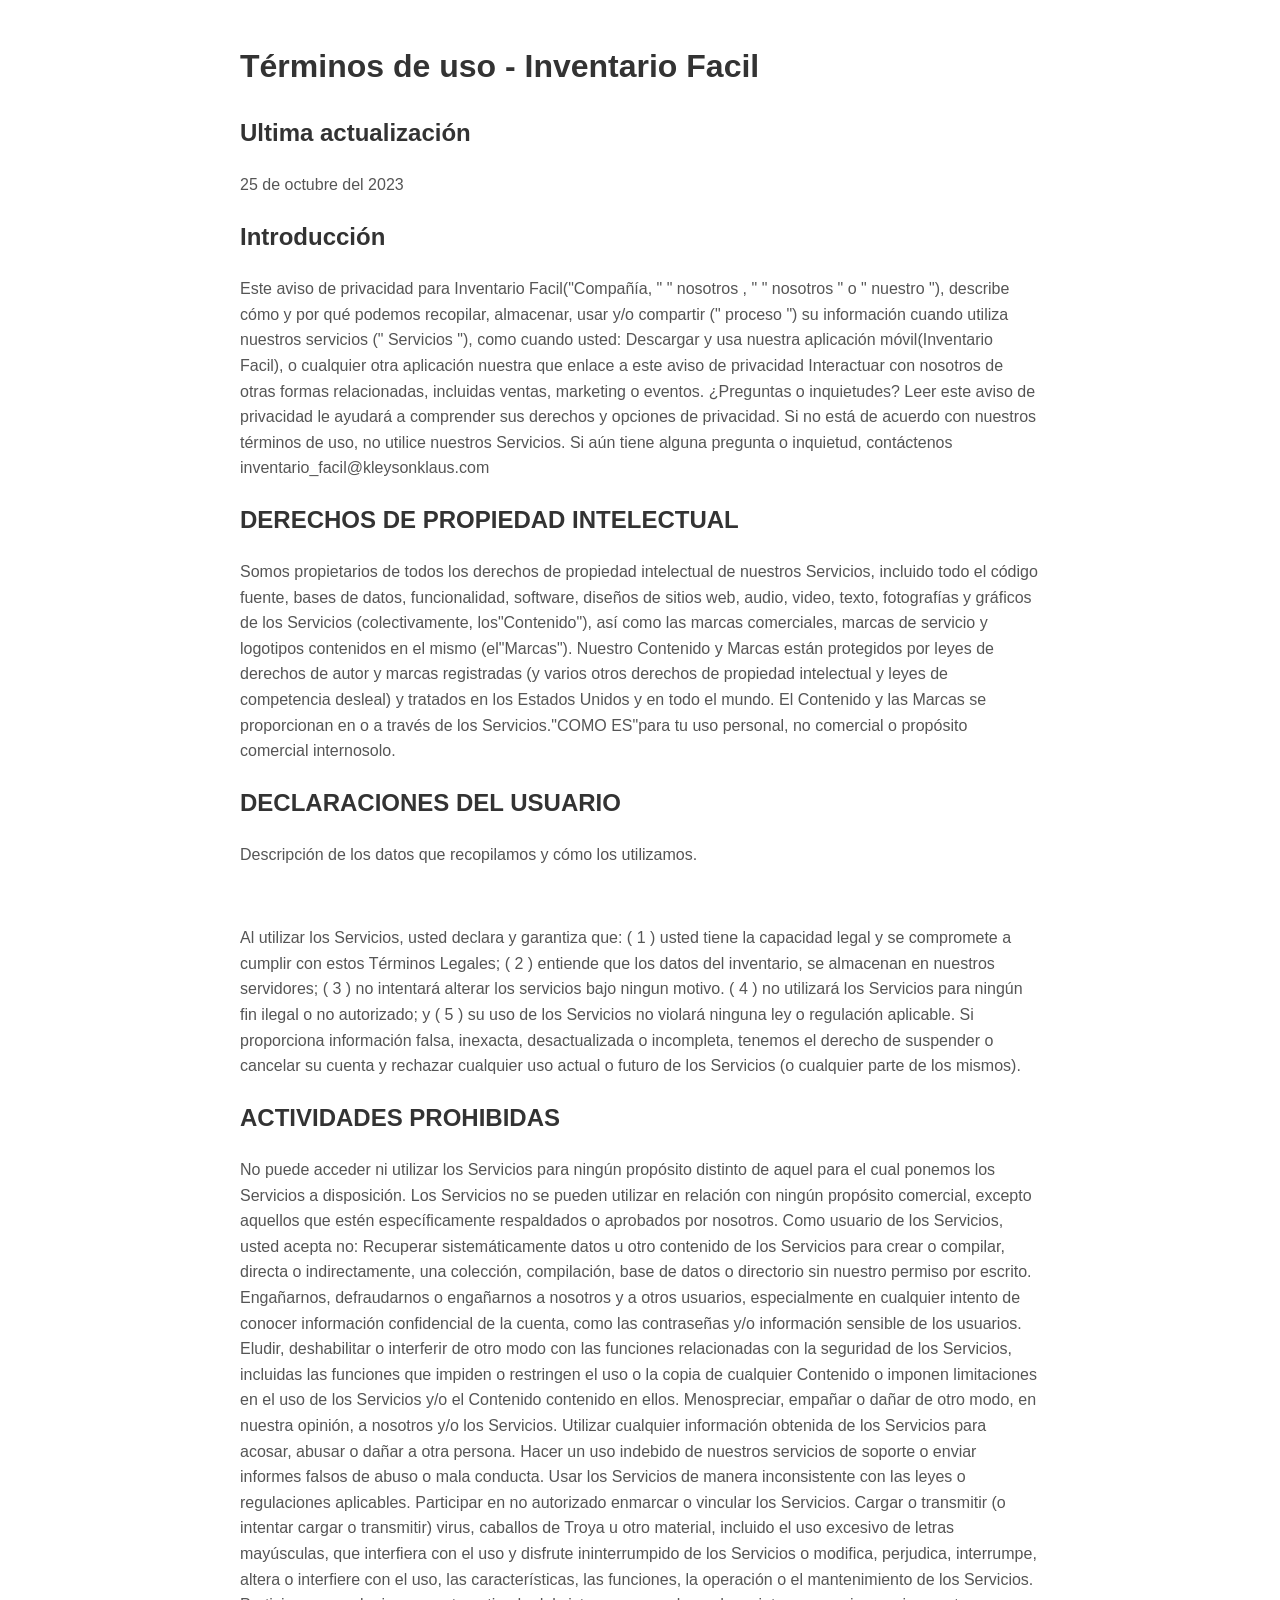
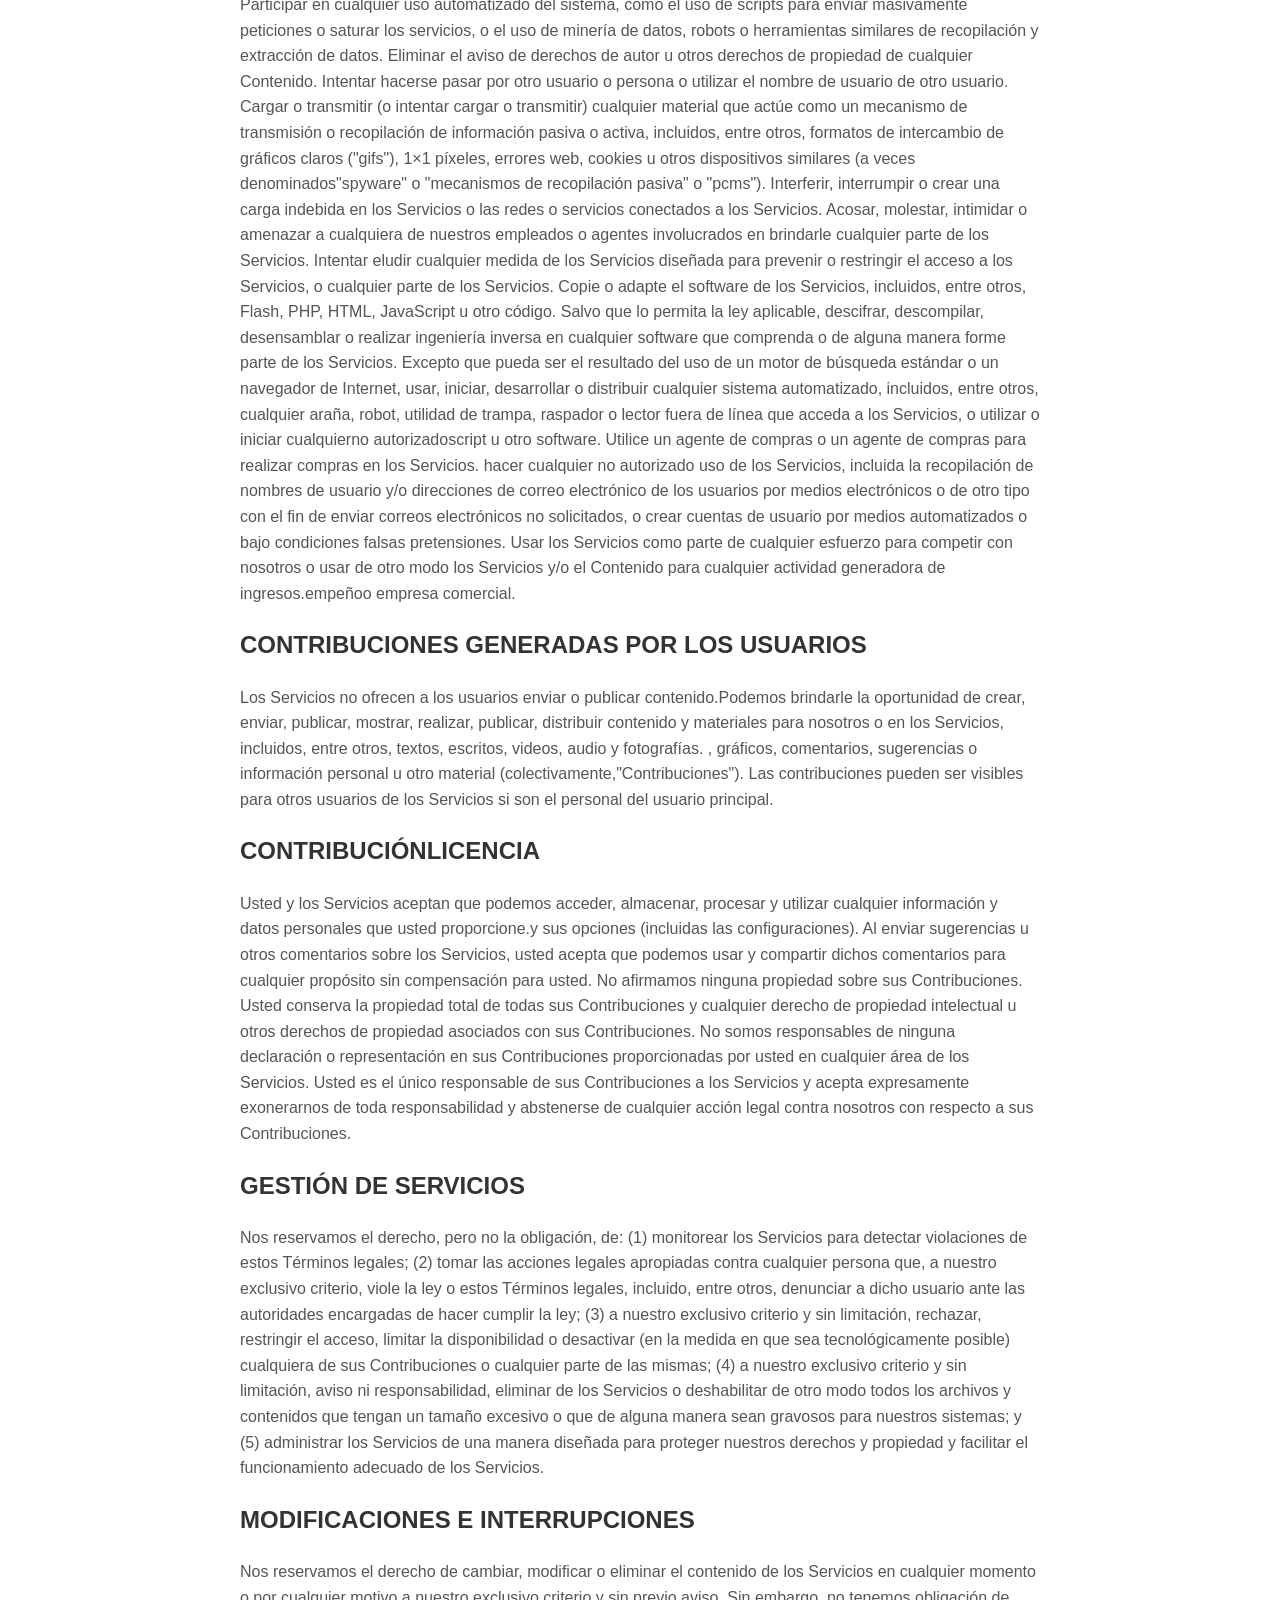
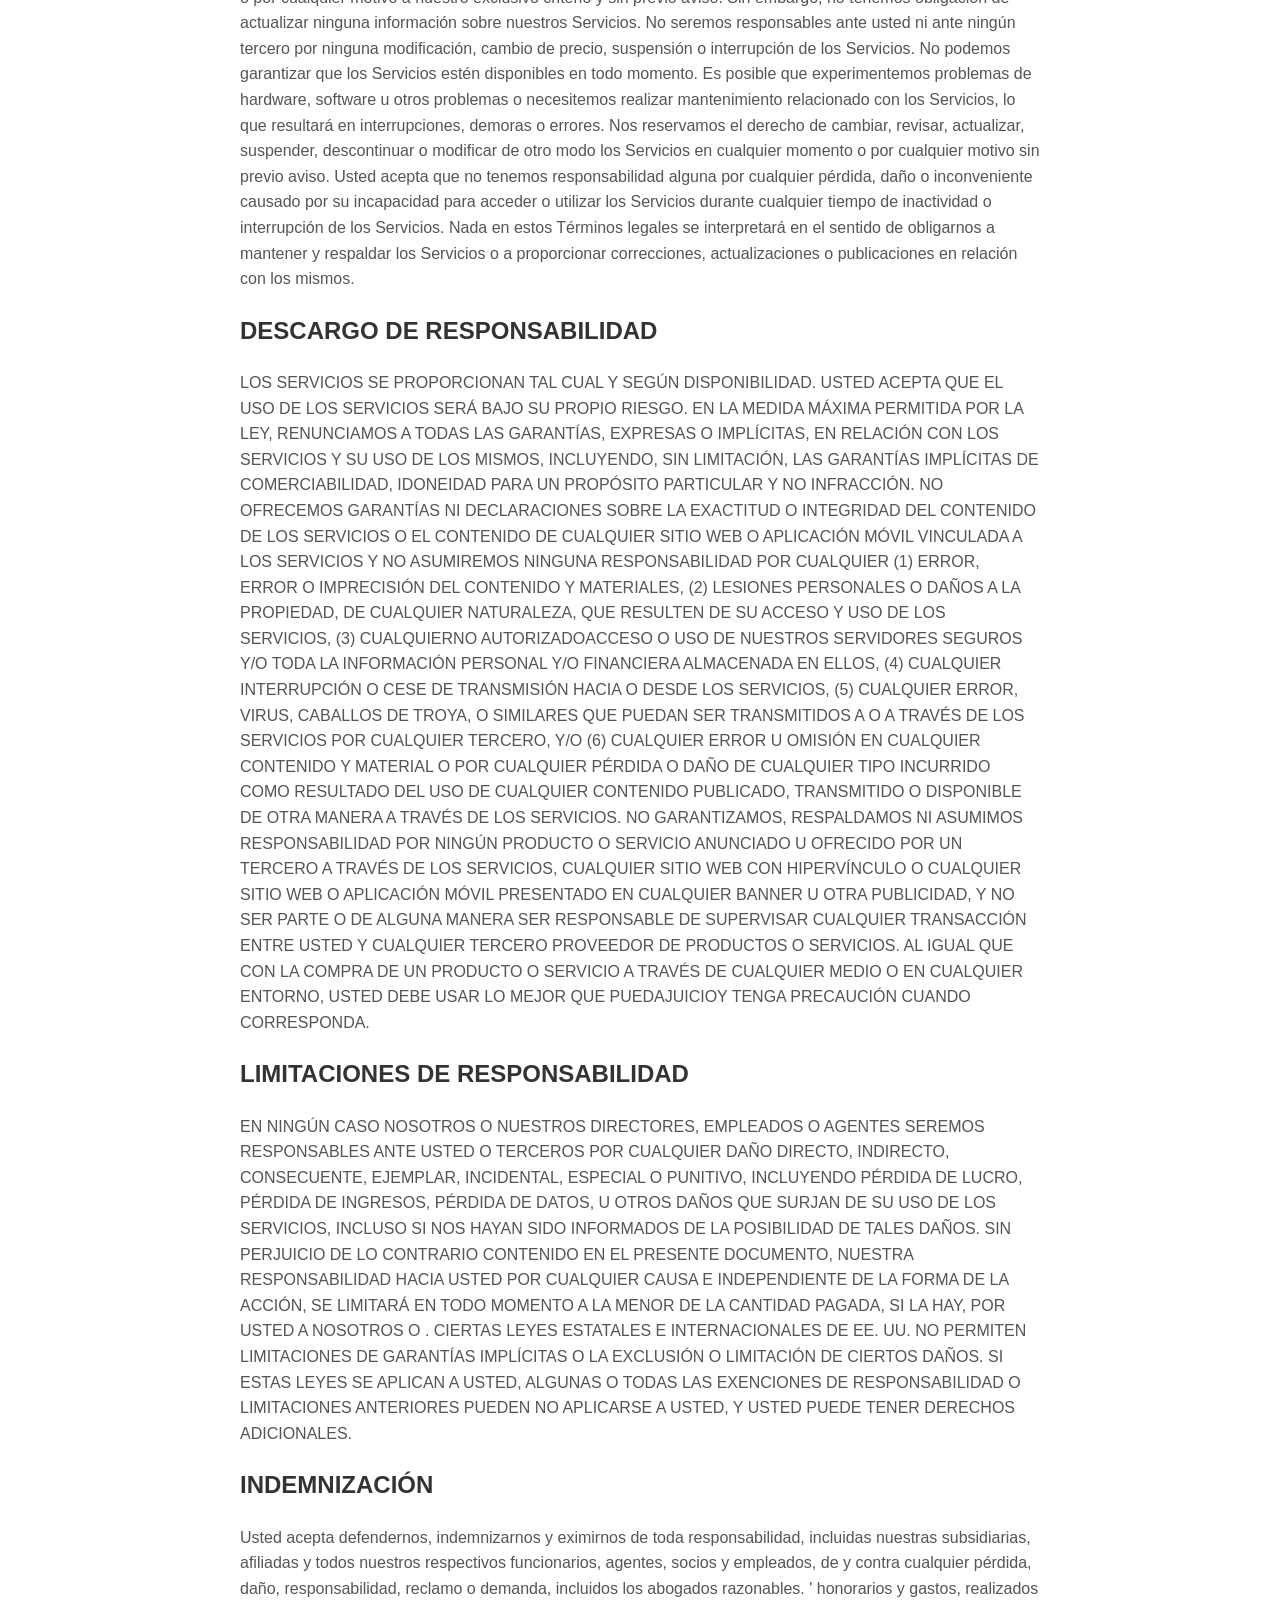
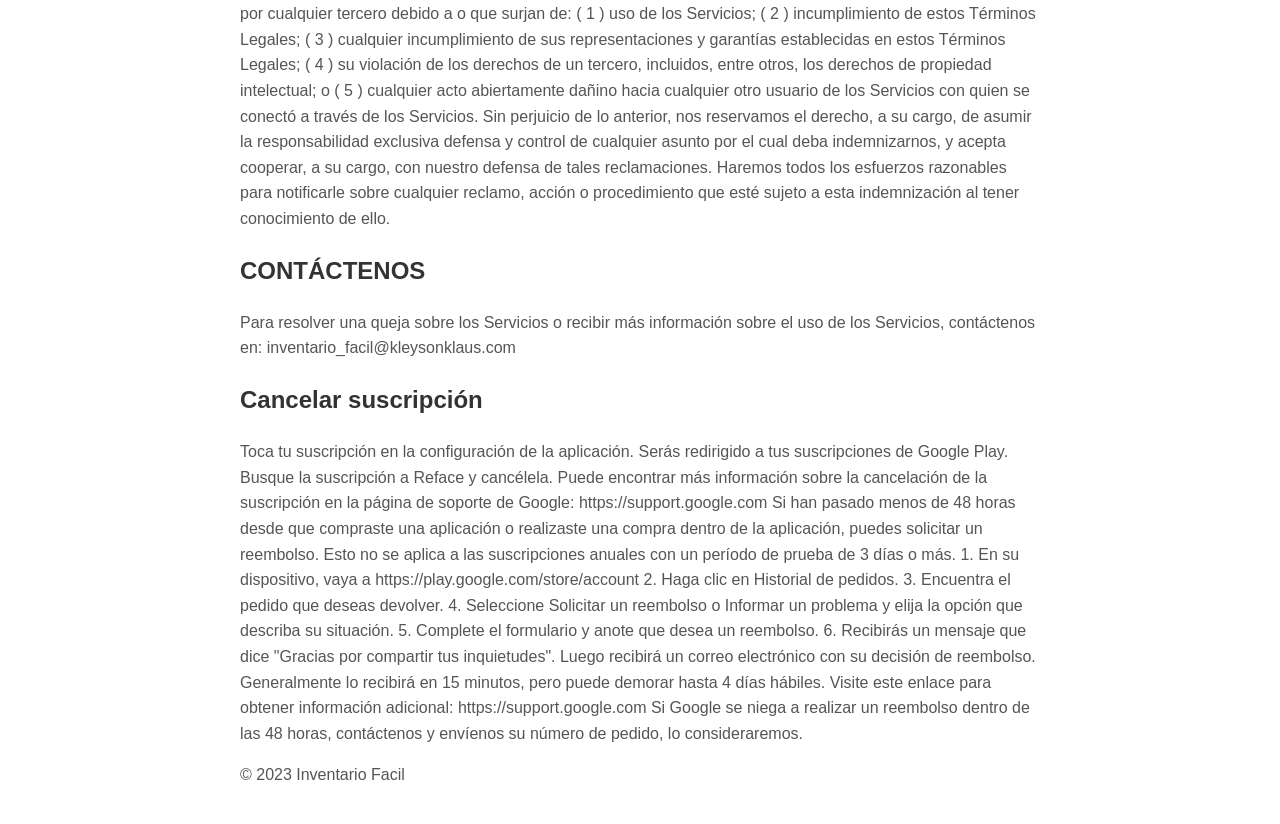
<file: inventario_facil_terms_of_use.html>
<!-- Política de Privacidad

Esta aplicación se compromete a proteger la privacidad de los usuarios y a garantizar el cumplimiento de la regulación de protección de datos.
La presente política describe cómo se recogen, usan y comparten los datos personales de los usuarios de la aplicación.

Permisos de Gmail solicitados por esta Aplicación:
Esta aplicación solicita los siguientes permisos de Gmail:
dirección de correo electrónico e información básica (Nombre).
Con el fin de ofrecer una experiencia personalizada y mejorar la funcionalidad de la aplicación,
estos permisos nos permiten acceder a la dirección de correo electrónico y a la información básica del usuario.

Utilización de los Datos y otros Datos recogidos:
Los datos personales recogidos por la aplicación se utilizarán únicamente con el fin de mejorar la experiencia de usuario y
ofrecer un servicio más personalizado.
No se compartirán ni se venderán a terceros.

Acceso a las cuentas de servicios de terceros:
La aplicación puede tener acceso a las cuentas de servicios de terceros,
incluyendo la cuenta de Facebook,
con el fin de mejorar la funcionalidad y la experiencia de usuario.

Datos de contacto:
Titular y Responsable del tratamiento de los Datos: Encuentra al Héroe Dota 2
Correo electrónico de contacto del Titular: kleyson.zur44@gmail.com

En cualquier momento, los usuarios pueden contactar al titular de la aplicación a través del correo electrónico proporcionado
para obtener más información sobre la recopilación y el uso de sus datos personales.
Si un usuario cree que sus datos personales se han utilizado de manera inapropiada,
puede contactar al titular de la aplicación para presentar una queja y realizar una acción si es necesario como eliminarla.

La presente política puede ser actualizada periódicamente y se recomienda que los usuarios revisen esta política de privacidad con frecuencia
para estar informados de cualquier cambio.

Al utilizar la aplicación, los usuarios aceptan los términos y condiciones descritos en la presente política de privacidad. -->


<!DOCTYPE html>
<html lang="es">

<head>
    <meta charset="UTF-8">
    <meta name="viewport" content="width=device-width, initial-scale=1.0">
    <title>Términos de uso</title>
    <style>
        body {
            font-family: Arial, sans-serif;
            line-height: 1.6;
            max-width: 800px;
            margin: 0 auto;
            padding: 20px;
        }

        h1,
        h2 {
            color: #333;
        }

        p {
            color: #555;
        }
    </style>
</head>

<body>
    <header>
        <h1>Términos de uso - Inventario Facil</h1>
    </header>

    <section>
        <h2>Ultima actualización</h2>
        <p>25 de octubre del 2023</p>
    </section>
    <section>
        <h2>Introducción</h2>
        <p>Este aviso de privacidad para Inventario Facil("Compañía, " " nosotros , " " nosotros " o "
            nuestro "), describe cómo y por qué podemos recopilar, almacenar, usar y/o compartir (" proceso ") su
            información cuando utiliza nuestros servicios (" Servicios "), como cuando usted:
            Descargar y usa nuestra aplicación móvil(Inventario Facil), o cualquier otra aplicación nuestra
            que enlace a este aviso de privacidad
            Interactuar con nosotros de otras formas relacionadas, incluidas ventas, marketing o eventos.
            ¿Preguntas o inquietudes? Leer este aviso de privacidad le ayudará a comprender sus derechos y opciones de
            privacidad. Si no está de acuerdo con nuestros términos de uso, no utilice nuestros Servicios. Si aún
            tiene alguna pregunta o inquietud, contáctenos inventario_facil@kleysonklaus.com</p>
    </section>

    <section>
        <h2>DERECHOS DE PROPIEDAD INTELECTUAL</h2>
        <p>Somos propietarios de todos los derechos de propiedad intelectual de nuestros Servicios,
            incluido todo el código fuente, bases de datos, funcionalidad, software, diseños de sitios web, audio,
            video, texto, fotografías y gráficos de los Servicios (colectivamente, los"Contenido"), así como las marcas
            comerciales, marcas de servicio y logotipos contenidos en el mismo (el"Marcas").

            Nuestro Contenido y Marcas están protegidos por leyes de derechos de autor y marcas registradas (y varios
            otros derechos de propiedad intelectual y leyes de competencia desleal) y tratados en los Estados Unidos y
            en todo el mundo.

            El Contenido y las Marcas se proporcionan en o a través de los Servicios."COMO ES"para tu uso personal, no
            comercial o propósito comercial internosolo.
        </p>
    </section>
    <section>
        <h2>DECLARACIONES DEL USUARIO</h2>
        <p>Descripción de los datos que recopilamos y cómo los utilizamos.</p><br>
        <p>
            Al utilizar los Servicios, usted declara y garantiza que:
            ( 1 ) usted tiene la capacidad legal y se compromete a cumplir con estos Términos Legales;
            ( 2 ) entiende que los datos del inventario, se almacenan en nuestros servidores;
            ( 3 ) no intentará alterar los servicios bajo ningun motivo.
            ( 4 ) no utilizará los Servicios para ningún fin ilegal o no autorizado; y
            ( 5 ) su uso de los Servicios no violará ninguna ley o regulación aplicable.

            Si proporciona información falsa, inexacta, desactualizada o incompleta, tenemos el derecho de suspender o
            cancelar su cuenta y rechazar cualquier uso actual o futuro de los Servicios (o cualquier parte de los
            mismos).
        </p>
    </section>

    <section>
        <h2>ACTIVIDADES PROHIBIDAS</h2>
        <p>
            No puede acceder ni utilizar los Servicios para ningún propósito distinto de aquel para el cual ponemos los
            Servicios a disposición.
            Los Servicios no se pueden utilizar en relación con ningún propósito
            comercial, excepto aquellos que estén específicamente respaldados o aprobados por nosotros.

            Como usuario de los Servicios, usted acepta no:
            Recuperar sistemáticamente datos u otro contenido de los Servicios para crear o compilar, directa o
            indirectamente, una colección, compilación, base de datos o directorio sin nuestro permiso por escrito.

            Engañarnos, defraudarnos o engañarnos a nosotros y a otros usuarios, especialmente en cualquier intento de
            conocer información confidencial de la cuenta, como las contraseñas y/o información sensible de los
            usuarios.

            Eludir, deshabilitar o interferir de otro modo con las funciones relacionadas con la seguridad de los
            Servicios, incluidas las funciones que impiden o restringen el uso o la copia de cualquier Contenido o
            imponen limitaciones en el uso de los Servicios y/o el Contenido contenido en ellos.

            Menospreciar, empañar o dañar de otro modo, en nuestra opinión, a nosotros y/o los Servicios.
            Utilizar cualquier información obtenida de los Servicios para acosar, abusar o dañar a otra persona.
            Hacer un uso indebido de nuestros servicios de soporte o enviar informes falsos de abuso o mala conducta.
            Usar los Servicios de manera inconsistente con las leyes o regulaciones aplicables.
            Participar en no autorizado enmarcar o vincular los Servicios.
            Cargar o transmitir (o intentar cargar o transmitir) virus, caballos de Troya u otro material, incluido el
            uso excesivo de letras mayúsculas, que interfiera con el
            uso y disfrute ininterrumpido de los Servicios o modifica, perjudica, interrumpe, altera o interfiere con el
            uso, las características, las funciones, la operación o el mantenimiento de los Servicios.
            Participar en cualquier uso automatizado del sistema, como el uso de scripts para enviar masivamente
            peticiones o
            saturar los servicios, o el uso de minería de datos, robots o herramientas similares de recopilación y
            extracción de
            datos.
            Eliminar el aviso de derechos de autor u otros derechos de propiedad de cualquier Contenido.
            Intentar hacerse pasar por otro usuario o persona o utilizar el nombre de usuario de otro usuario.
            Cargar o transmitir (o intentar cargar o transmitir) cualquier material que actúe como un mecanismo de
            transmisión o recopilación de información pasiva o activa, incluidos, entre otros, formatos de intercambio
            de gráficos claros ("gifs"), 1×1 píxeles, errores web, cookies u otros dispositivos similares (a veces
            denominados"spyware" o "mecanismos de recopilación pasiva" o "pcms").
            Interferir, interrumpir o crear una carga indebida en los Servicios o las redes o servicios conectados a los
            Servicios.
            Acosar, molestar, intimidar o amenazar a cualquiera de nuestros empleados o agentes involucrados en
            brindarle cualquier parte de los Servicios.
            Intentar eludir cualquier medida de los Servicios diseñada para prevenir o restringir el acceso a los
            Servicios, o cualquier parte de los Servicios.
            Copie o adapte el software de los Servicios, incluidos, entre otros, Flash, PHP, HTML, JavaScript u otro
            código.
            Salvo que lo permita la ley aplicable, descifrar, descompilar, desensamblar o realizar ingeniería inversa en
            cualquier software que comprenda o de alguna manera forme parte de los Servicios.
            Excepto que pueda ser el resultado del uso de un motor de búsqueda estándar o un navegador de Internet,
            usar, iniciar, desarrollar o distribuir cualquier sistema automatizado, incluidos, entre otros, cualquier
            araña, robot, utilidad de trampa, raspador o lector fuera de línea que acceda a los Servicios, o utilizar o
            iniciar cualquierno autorizadoscript u otro software.
            Utilice un agente de compras o un agente de compras para realizar compras en los Servicios.
            hacer cualquier no autorizado uso de los Servicios, incluida la recopilación de nombres de usuario y/o
            direcciones de correo electrónico de los usuarios por medios electrónicos o de otro tipo con el fin de
            enviar correos electrónicos no solicitados, o crear cuentas de usuario por medios automatizados o bajo
            condiciones falsas pretensiones.
            Usar los Servicios como parte de cualquier esfuerzo para competir con nosotros o usar de otro modo los
            Servicios y/o el Contenido para cualquier actividad generadora de ingresos.empeñoo empresa comercial.
        </p>
    </section>


    <section>
        <h2>CONTRIBUCIONES GENERADAS POR LOS USUARIOS</h2>
        <p>
            Los Servicios no ofrecen a los usuarios enviar o publicar contenido.Podemos brindarle la oportunidad de
            crear, enviar, publicar, mostrar, realizar, publicar, distribuir contenido y
            materiales para nosotros o en los Servicios, incluidos, entre otros, textos, escritos, videos, audio y
            fotografías. , gráficos, comentarios, sugerencias o información personal u otro material
            (colectivamente,"Contribuciones"). Las contribuciones pueden ser visibles para otros usuarios de los
            Servicios si son el personal del usuario principal.
        </p>
    </section>
    <section>
        <h2>CONTRIBUCIÓNLICENCIA</h2>
        <p>

            Usted y los Servicios aceptan que podemos acceder, almacenar, procesar y utilizar cualquier información y
            datos personales que usted proporcione.y sus opciones (incluidas las configuraciones).

            Al enviar sugerencias u otros comentarios sobre los Servicios, usted acepta que podemos usar y compartir
            dichos comentarios para cualquier propósito sin compensación para usted.

            No afirmamos ninguna propiedad sobre sus Contribuciones. Usted conserva la propiedad total de todas sus
            Contribuciones y cualquier derecho de propiedad intelectual u otros derechos de propiedad asociados con sus
            Contribuciones. No somos responsables de ninguna declaración o representación en sus Contribuciones
            proporcionadas por usted en cualquier área de los Servicios. Usted es el único responsable de sus
            Contribuciones a los Servicios y acepta expresamente exonerarnos de toda responsabilidad y abstenerse de
            cualquier acción legal contra nosotros con respecto a sus Contribuciones.
        </p>
    </section>
    <section>
        <h2>GESTIÓN DE SERVICIOS</h2>
        <p>
            Nos reservamos el derecho, pero no la obligación, de:
            (1) monitorear los Servicios para detectar violaciones
            de estos Términos legales;
            (2) tomar las acciones legales apropiadas contra cualquier persona que, a nuestro
            exclusivo criterio, viole la ley o estos Términos legales, incluido, entre otros, denunciar a dicho usuario
            ante las autoridades encargadas de hacer cumplir la ley;
            (3) a nuestro exclusivo criterio y sin limitación,
            rechazar, restringir el acceso, limitar la disponibilidad o desactivar (en la medida en que sea
            tecnológicamente posible) cualquiera de sus Contribuciones o cualquier parte de las mismas;
            (4) a nuestro
            exclusivo criterio y sin limitación, aviso ni responsabilidad, eliminar de los Servicios o deshabilitar de
            otro modo todos los archivos y contenidos que tengan un tamaño excesivo o que de alguna manera sean gravosos
            para nuestros sistemas; y
            (5) administrar los Servicios de una manera diseñada para proteger nuestros
            derechos y propiedad y facilitar el funcionamiento adecuado de los Servicios.
        </p>
    </section>

    <section>
        <h2>MODIFICACIONES E INTERRUPCIONES</h2>
        <p>
            Nos reservamos el derecho de cambiar, modificar o eliminar el contenido de los Servicios en cualquier
            momento o por cualquier motivo a nuestro exclusivo criterio y sin previo aviso. Sin embargo, no tenemos
            obligación de actualizar ninguna información sobre nuestros Servicios. No seremos responsables ante usted ni
            ante ningún tercero por ninguna modificación, cambio de precio, suspensión o interrupción de los Servicios.

            No podemos garantizar que los Servicios estén disponibles en todo momento. Es posible que experimentemos
            problemas de hardware, software u otros problemas o necesitemos realizar mantenimiento relacionado con los
            Servicios, lo que resultará en interrupciones, demoras o errores. Nos reservamos el derecho de cambiar,
            revisar, actualizar, suspender, descontinuar o modificar de otro modo los Servicios en cualquier momento o
            por cualquier motivo sin previo aviso. Usted acepta que no tenemos responsabilidad alguna por cualquier
            pérdida, daño o inconveniente causado por su incapacidad para acceder o utilizar los Servicios durante
            cualquier tiempo de inactividad o interrupción de los Servicios. Nada en estos Términos legales se
            interpretará en el sentido de obligarnos a mantener y respaldar los Servicios o a proporcionar correcciones,
            actualizaciones o publicaciones en relación con los mismos.
        </p>
    </section>

    <section>
        <h2>DESCARGO DE RESPONSABILIDAD</h2>
        <p>
            LOS SERVICIOS SE PROPORCIONAN TAL CUAL Y SEGÚN DISPONIBILIDAD. USTED ACEPTA QUE EL USO DE LOS SERVICIOS SERÁ
            BAJO SU PROPIO RIESGO. EN LA MEDIDA MÁXIMA PERMITIDA POR LA LEY, RENUNCIAMOS A TODAS LAS GARANTÍAS, EXPRESAS
            O IMPLÍCITAS, EN RELACIÓN CON LOS SERVICIOS Y SU USO DE LOS MISMOS, INCLUYENDO, SIN LIMITACIÓN, LAS
            GARANTÍAS IMPLÍCITAS DE COMERCIABILIDAD, IDONEIDAD PARA UN PROPÓSITO PARTICULAR Y NO INFRACCIÓN. NO
            OFRECEMOS GARANTÍAS NI DECLARACIONES SOBRE LA EXACTITUD O INTEGRIDAD DEL CONTENIDO DE LOS SERVICIOS O EL
            CONTENIDO DE CUALQUIER SITIO WEB O APLICACIÓN MÓVIL VINCULADA A LOS SERVICIOS Y NO ASUMIREMOS NINGUNA
            RESPONSABILIDAD POR CUALQUIER (1) ERROR, ERROR O IMPRECISIÓN DEL CONTENIDO Y MATERIALES, (2) LESIONES
            PERSONALES O DAÑOS A LA PROPIEDAD, DE CUALQUIER NATURALEZA, QUE RESULTEN DE SU ACCESO Y USO DE LOS
            SERVICIOS, (3) CUALQUIERNO AUTORIZADOACCESO O USO DE NUESTROS SERVIDORES SEGUROS Y/O TODA LA INFORMACIÓN
            PERSONAL Y/O FINANCIERA ALMACENADA EN ELLOS, (4) CUALQUIER INTERRUPCIÓN O CESE DE TRANSMISIÓN HACIA O DESDE
            LOS SERVICIOS, (5) CUALQUIER ERROR, VIRUS, CABALLOS DE TROYA, O SIMILARES QUE PUEDAN SER TRANSMITIDOS A O A
            TRAVÉS DE LOS SERVICIOS POR CUALQUIER TERCERO, Y/O (6) CUALQUIER ERROR U OMISIÓN EN CUALQUIER CONTENIDO Y
            MATERIAL O POR CUALQUIER PÉRDIDA O DAÑO DE CUALQUIER TIPO INCURRIDO COMO RESULTADO DEL USO DE CUALQUIER
            CONTENIDO PUBLICADO, TRANSMITIDO O DISPONIBLE DE OTRA MANERA A TRAVÉS DE LOS SERVICIOS. NO GARANTIZAMOS,
            RESPALDAMOS NI ASUMIMOS RESPONSABILIDAD POR NINGÚN PRODUCTO O SERVICIO ANUNCIADO U OFRECIDO POR UN TERCERO A
            TRAVÉS DE LOS SERVICIOS, CUALQUIER SITIO WEB CON HIPERVÍNCULO O CUALQUIER SITIO WEB O APLICACIÓN MÓVIL
            PRESENTADO EN CUALQUIER BANNER U OTRA PUBLICIDAD, Y NO SER PARTE O DE ALGUNA MANERA SER RESPONSABLE DE
            SUPERVISAR CUALQUIER TRANSACCIÓN ENTRE USTED Y CUALQUIER TERCERO PROVEEDOR DE PRODUCTOS O SERVICIOS. AL
            IGUAL QUE CON LA COMPRA DE UN PRODUCTO O SERVICIO A TRAVÉS DE CUALQUIER MEDIO O EN CUALQUIER ENTORNO, USTED
            DEBE USAR LO MEJOR QUE PUEDAJUICIOY TENGA PRECAUCIÓN CUANDO CORRESPONDA.
        </p>
    </section>
    <section>
        <h2>LIMITACIONES DE RESPONSABILIDAD</h2>
        <p>
            EN NINGÚN CASO NOSOTROS O NUESTROS DIRECTORES, EMPLEADOS O AGENTES SEREMOS RESPONSABLES ANTE USTED O
            TERCEROS POR CUALQUIER DAÑO DIRECTO, INDIRECTO, CONSECUENTE, EJEMPLAR, INCIDENTAL, ESPECIAL O PUNITIVO,
            INCLUYENDO PÉRDIDA DE LUCRO, PÉRDIDA DE INGRESOS, PÉRDIDA DE DATOS, U OTROS DAÑOS QUE SURJAN DE SU USO DE
            LOS SERVICIOS, INCLUSO SI NOS HAYAN SIDO INFORMADOS DE LA POSIBILIDAD DE TALES DAÑOS. SIN PERJUICIO DE LO
            CONTRARIO CONTENIDO EN EL PRESENTE DOCUMENTO, NUESTRA RESPONSABILIDAD HACIA USTED POR CUALQUIER CAUSA E
            INDEPENDIENTE DE LA FORMA DE LA ACCIÓN, SE LIMITARÁ EN TODO MOMENTO A LA MENOR DE LA CANTIDAD PAGADA, SI LA
            HAY, POR USTED A NOSOTROS O . CIERTAS LEYES ESTATALES E INTERNACIONALES DE EE. UU. NO PERMITEN LIMITACIONES
            DE GARANTÍAS IMPLÍCITAS O LA EXCLUSIÓN O LIMITACIÓN DE CIERTOS DAÑOS. SI ESTAS LEYES SE APLICAN A USTED,
            ALGUNAS O TODAS LAS EXENCIONES DE RESPONSABILIDAD O LIMITACIONES ANTERIORES PUEDEN NO APLICARSE A USTED, Y
            USTED PUEDE TENER DERECHOS ADICIONALES.
        </p>
    </section>

    <section>
        <h2>INDEMNIZACIÓN</h2>
        <p>
            Usted acepta defendernos, indemnizarnos y eximirnos de toda responsabilidad, incluidas nuestras
            subsidiarias, afiliadas y todos nuestros respectivos funcionarios, agentes, socios y empleados, de y contra
            cualquier pérdida, daño, responsabilidad, reclamo o demanda, incluidos los abogados razonables. ' honorarios
            y gastos, realizados por cualquier tercero debido a o que surjan de: ( 1 ) uso de los Servicios; ( 2 )
            incumplimiento de estos Términos Legales; ( 3 ) cualquier incumplimiento de sus representaciones y garantías
            establecidas en estos Términos Legales; ( 4 ) su violación de los derechos de un tercero, incluidos, entre
            otros, los derechos de propiedad intelectual; o ( 5 ) cualquier acto abiertamente dañino hacia cualquier
            otro usuario de los Servicios con quien se conectó a través de los Servicios. Sin perjuicio de lo anterior,
            nos reservamos el derecho, a su cargo, de asumir la responsabilidad exclusiva defensa y control de cualquier
            asunto por el cual deba indemnizarnos, y acepta cooperar, a su cargo, con nuestro defensa de tales
            reclamaciones. Haremos todos los esfuerzos razonables para notificarle sobre cualquier reclamo, acción o
            procedimiento que esté sujeto a esta indemnización al tener conocimiento de ello.
        </p>
    </section>
    <section>
        <h2>CONTÁCTENOS</h2>
        <p>Para resolver una queja sobre los Servicios o recibir más información sobre el uso de los Servicios,
            contáctenos en: inventario_facil@kleysonklaus.com
        </p>
    </section>
    <section>
        <h2>Cancelar suscripción</h2>
        <p>
            Toca tu suscripción en la configuración de la aplicación. Serás redirigido a tus suscripciones de Google
            Play. Busque la suscripción a Reface y cancélela. Puede encontrar más información sobre la cancelación de la
            suscripción en la página de soporte de Google: https://support.google.com
            Si han pasado menos de 48 horas desde que compraste una aplicación o realizaste una compra dentro de la
            aplicación, puedes solicitar un reembolso. Esto no se aplica a las suscripciones anuales con un período de
            prueba de 3 días o más.
            1. En su dispositivo, vaya a https://play.google.com/store/account
            2. Haga clic en Historial de pedidos.
            3. Encuentra el pedido que deseas devolver.
            4. Seleccione Solicitar un reembolso o Informar un problema y elija la opción que describa su situación.
            5. Complete el formulario y anote que desea un reembolso.
            6. Recibirás un mensaje que dice "Gracias por compartir tus inquietudes". Luego recibirá un correo
            electrónico con su decisión de reembolso. Generalmente lo recibirá en 15 minutos, pero puede demorar hasta 4
            días hábiles.
            Visite este enlace para obtener información adicional: https://support.google.com
            ‍Si Google se niega a realizar un reembolso dentro de las 48 horas, contáctenos y envíenos su número de
            pedido, lo consideraremos.
        </p>
    </section>

    <footer>
        <p>&copy; 2023 Inventario Facil</p>
    </footer>
</body>

</html>
</file>
<file: styles/main.css>
@import url('../app/css/main.css');
</file>
